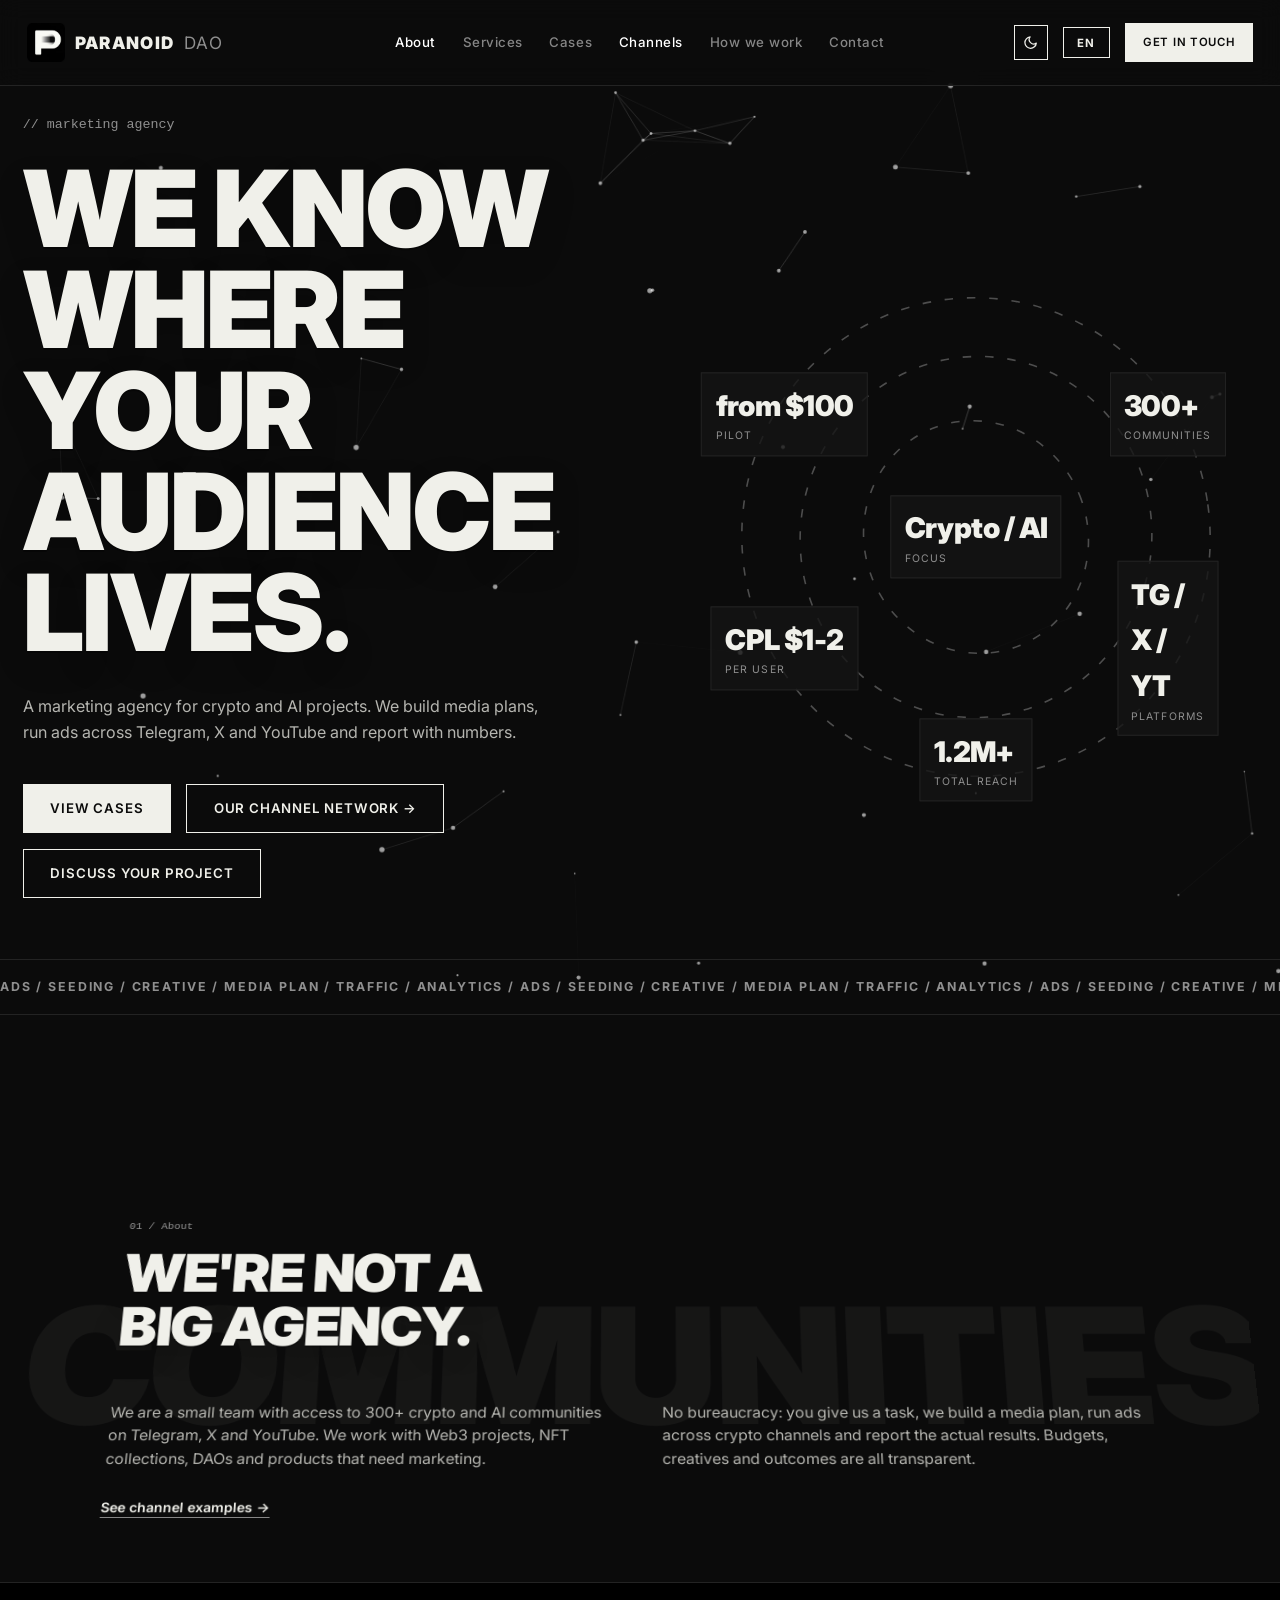
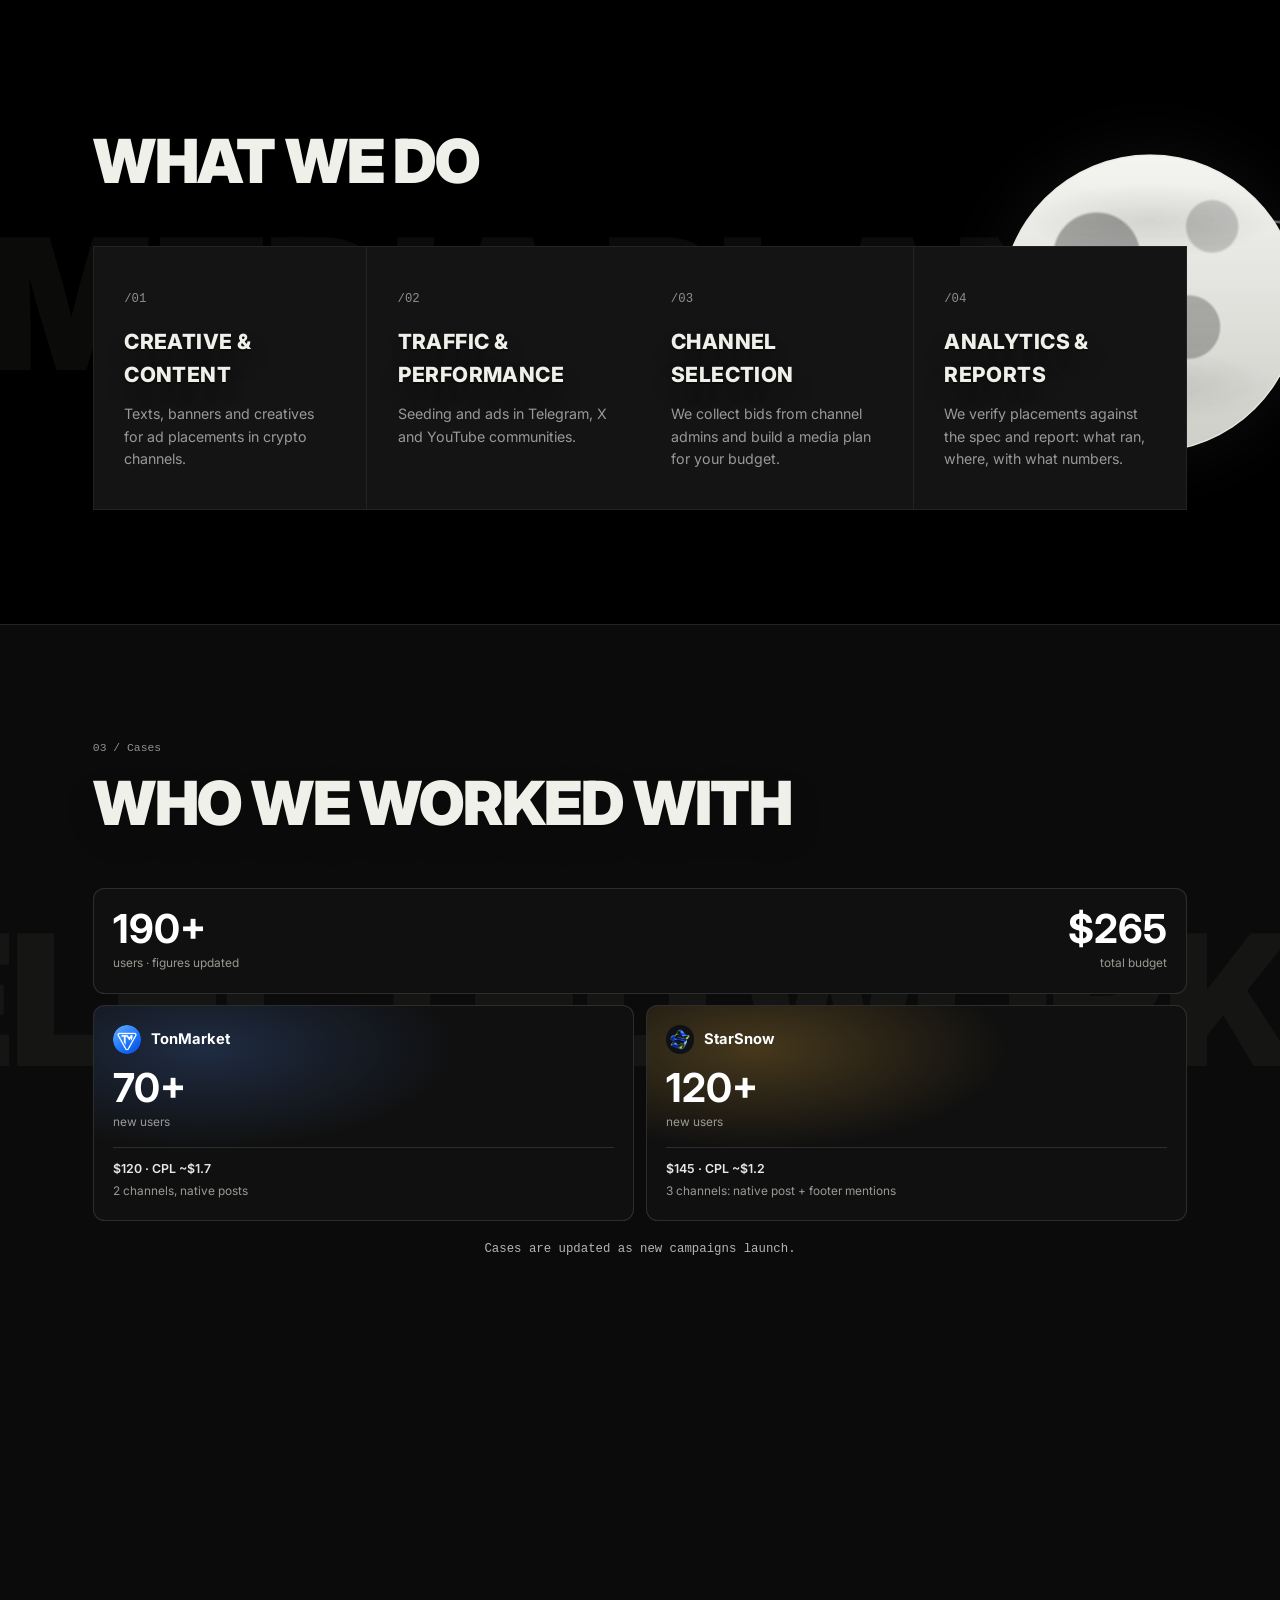
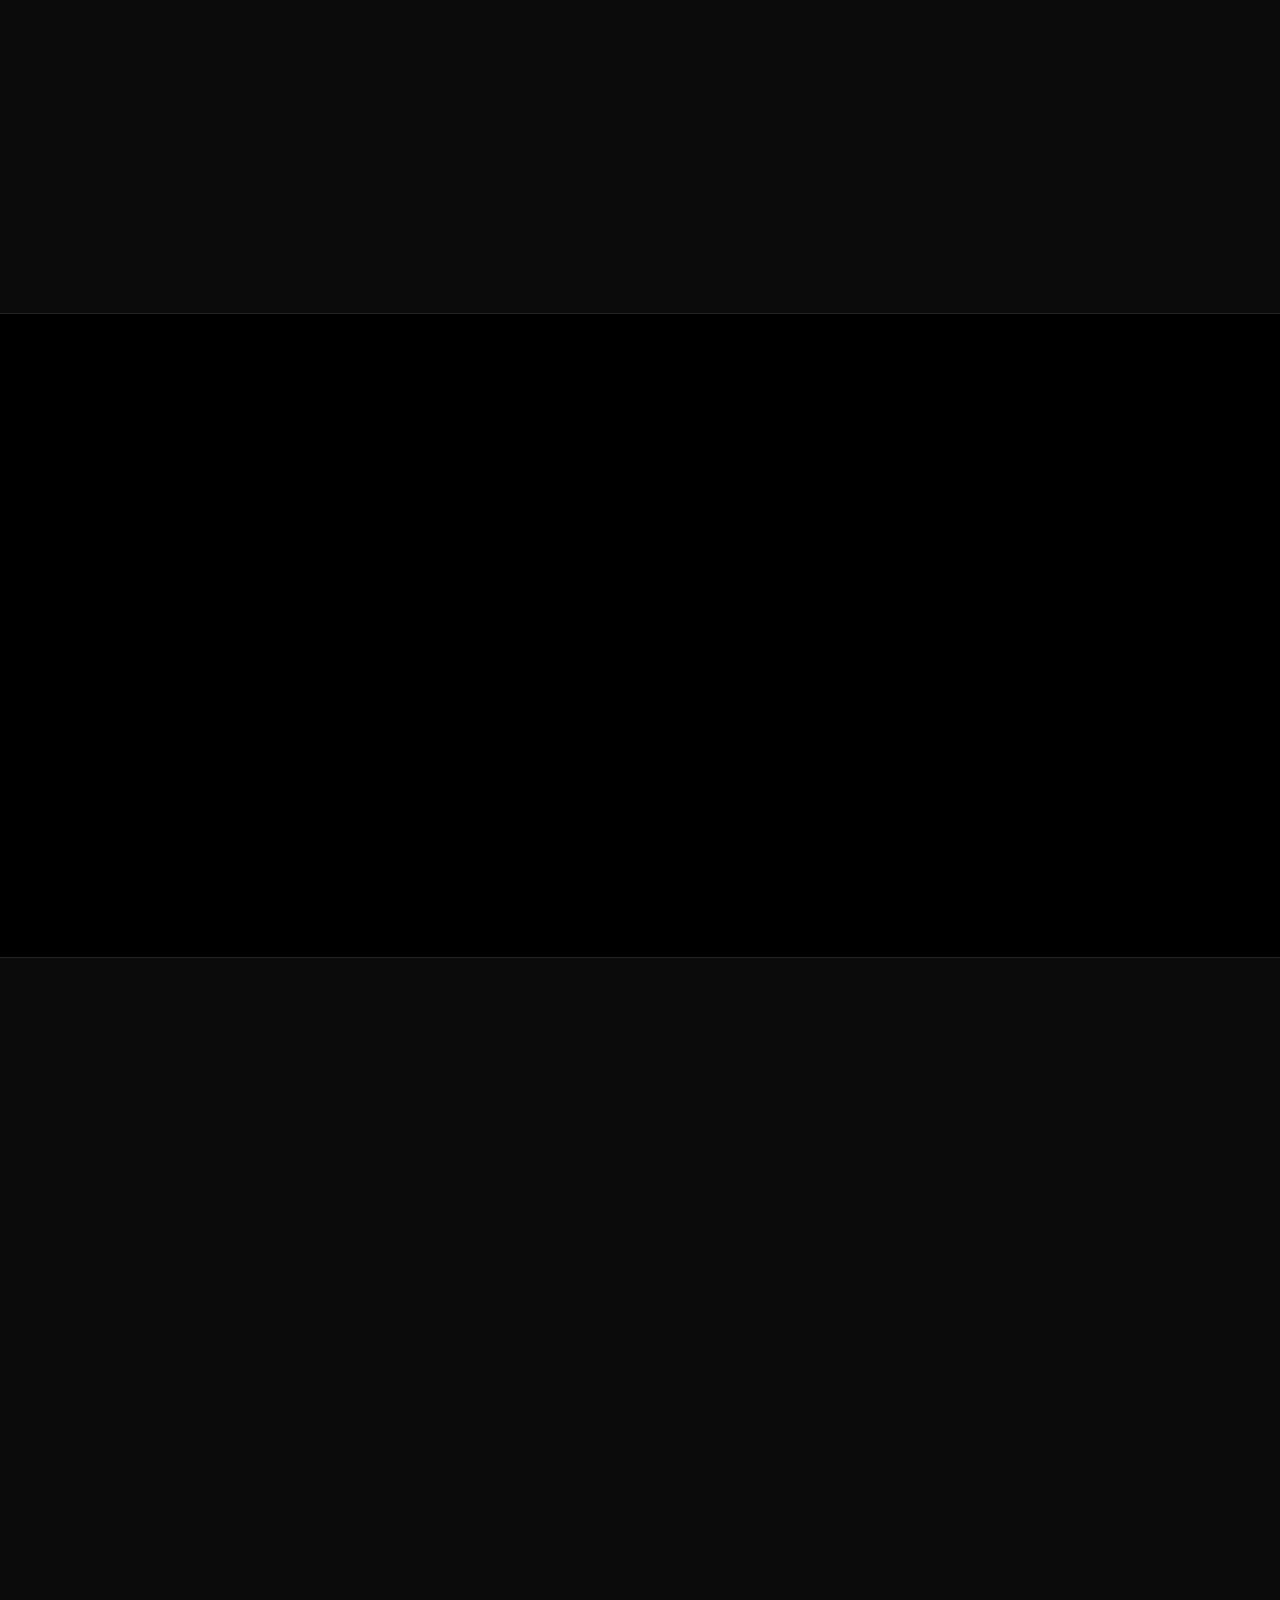
<file: index.html>
<!DOCTYPE html>
<html lang="ru">
<head>
  <meta charset="UTF-8">
  <meta name="viewport" content="width=device-width, initial-scale=1.0">
  <title>Paranoid DAO — Crypto Marketing & Ads Agency</title>
  <meta name="description" content="Paranoid DAO — marketing agency for crypto and AI projects: seeding and ads in 300+ Telegram, X and YouTube channels. Media plans, creatives, traffic and analytics.">
  <link rel="canonical" href="https://paranoidao.xyz/">
  <meta property="og:type" content="website">
  <meta property="og:site_name" content="Paranoid DAO">
  <meta property="og:locale" content="ru_RU">
  <meta property="og:title" content="Paranoid DAO — Crypto Marketing & Ads Agency">
  <meta property="og:description" content="Seeding and ads in 300+ crypto and AI channels on Telegram, X and YouTube. Media plans, creatives, traffic and analytics.">
  <meta property="og:url" content="https://paranoidao.xyz/">
  <meta property="og:image" content="https://paranoidao.xyz/og-image-v2.png">
  <meta property="og:image:width" content="1200">
  <meta property="og:image:height" content="630">
  <meta property="og:image:alt" content="Paranoid DAO: marketing for crypto projects. 300+ communities on Telegram, X and YouTube.">
  <meta name="twitter:card" content="summary_large_image">
  <meta name="twitter:image:alt" content="Paranoid DAO: маркетинг для крипто-проектов">
  <meta name="twitter:title" content="Paranoid DAO — Crypto Marketing & Ads Agency">
  <meta name="twitter:description" content="Marketing agency with access to 300+ crypto and AI communities.">
  <link rel="preconnect" href="https://fonts.googleapis.com">
  <link rel="preconnect" href="https://fonts.gstatic.com" crossorigin>
  <link href="https://fonts.googleapis.com/css2?family=Inter:wght@400;500;600;700;800;900&family=Anton&display=swap" rel="stylesheet">
  <link rel="stylesheet" href="style.css?v=106">
  <link rel="icon" type="image/svg+xml" href="favicon.svg">
  <link rel="icon" type="image/png" sizes="64x64" href="favicon.png">
  <link rel="apple-touch-icon" sizes="180x180" href="apple-touch-icon.png">
  <script type="application/ld+json">
  {
    "@context": "https://schema.org",
    "@type": "Organization",
    "name": "Paranoid DAO",
    "url": "https://paranoidao.xyz/",
    "logo": "https://paranoidao.xyz/paranoiddao-avatar.png",
    "description": "Marketing agency with access to 300+ crypto and AI communities on Telegram, X and YouTube.",
    "sameAs": [
      "https://t.me/paranoiddao_mirror",
      "https://t.me/relapseqq",
      "https://x.com/shikigamiWW"
    ]
  }
  </script>
  <script type="application/ld+json">
  {
    "@context": "https://schema.org",
    "@type": "WebSite",
    "name": "Paranoid DAO",
    "alternateName": "ParanoidDAO",
    "url": "https://paranoidao.xyz/"
  }
  </script>
</head>
<body>

  <header class="header">
    <div class="container header__inner">
      <a href="#top" class="logo"><img src="paranoid-logo.png" alt="" class="logo__img">PARANOID<span>DAO</span></a>
      <nav class="nav">
        <a href="#about" data-i18n="nav.about">О нас</a>
        <a href="#services" data-i18n="nav.services">Услуги</a>
        <a href="#cases" data-i18n="nav.cases">Кейсы</a>
        <a href="communities/" data-i18n="nav.network">Каналы</a>
        <a href="#process" data-i18n="nav.process">Как работаем</a>
        <a href="#contact" data-i18n="nav.contact">Контакты</a>
      </nav>
      <div class="header__actions">
        <button class="burger" id="burger" type="button" aria-label="Menu">
          <span></span><span></span><span></span>
        </button>
        <button class="theme-toggle" id="themeToggle" type="button" aria-label="Toggle theme">
          <svg class="theme-icon theme-icon--moon" viewBox="0 0 24 24" fill="none" stroke="currentColor" stroke-width="2" stroke-linecap="round" stroke-linejoin="round"><path d="M21 12.79A9 9 0 1 1 11.21 3 7 7 0 0 0 21 12.79Z"/></svg>
          <svg class="theme-icon theme-icon--sun" viewBox="0 0 24 24" fill="none" stroke="currentColor" stroke-width="2" stroke-linecap="round" stroke-linejoin="round"><circle cx="12" cy="12" r="4"/><path d="M12 2v2M12 20v2M4.93 4.93l1.41 1.41M17.66 17.66l1.41 1.41M2 12h2M20 12h2M4.93 19.07l1.41-1.41M17.66 6.34l1.41-1.41"/></svg>
        </button>
        <div class="lang">
          <button class="lang-toggle" id="langToggle" type="button">RU</button>
          <div class="lang-menu" id="langMenu">
            <button type="button" data-lang-opt="ru">RU</button>
            <button type="button" data-lang-opt="en">EN</button>
            <button type="button" data-lang-opt="uk">UA</button>
          </div>
        </div>
        <a href="#contact" class="btn btn--small" data-i18n="btn.contact">Связаться</a>
      </div>
    </div>
  </header>

  <section class="hero" id="top">
    <canvas class="hero__canvas" id="heroCanvas" aria-hidden="true"></canvas>
    <div class="container">
      <p class="hero__label" data-i18n="hero.label">// маркетинговое агентство</p>
      <h1 class="hero__title" data-i18n-html="hero.title">МЫ ЗНАЕМ,<br>ГДЕ ВАША<br>АУДИТОРИЯ.</h1>
      <p class="hero__text" data-i18n="hero.text">
        Маркетинговое агентство для крипто- и AI-проектов.
        Собираем медиаплан, размещаем рекламу в Telegram, X и YouTube
        и отчитываемся цифрами.
      </p>
      <div class="hero__actions">
        <a href="#cases" class="btn" data-i18n="hero.btnCases">Смотреть кейсы</a>
        <a href="communities/" class="btn btn--ghost" data-i18n="hero.btnNet">Наша сеть каналов →</a>
        <a href="#contact" class="btn btn--ghost" data-i18n="hero.btnProject">Обсудить проект</a>
      </div>
    </div>
    <div class="hero__stats">
      <svg class="hero__orbits" viewBox="0 0 100 100" aria-hidden="true">
        <ellipse cx="50" cy="50" rx="44" ry="45" transform="rotate(-8 50 50)"/>
        <ellipse cx="50" cy="50" rx="33" ry="34" transform="rotate(14 50 50)"/>
        <ellipse cx="50" cy="50" rx="21" ry="22" transform="rotate(-22 50 50)"/>
      </svg>
      <a class="stat" href="communities/"><span class="stat__num">300+</span><span class="stat__label" data-i18n="stat.communities">комьюнити</span></a>
      <a class="stat" href="communities/"><span class="stat__num">TG / X / YT</span><span class="stat__label" data-i18n="stat.platforms">площадки</span></a>
      <a class="stat" href="communities/"><span class="stat__num">1.2M+</span><span class="stat__label" data-i18n="stat.reach">суммарный охват</span></a>
      <a class="stat" href="#cases"><span class="stat__num" data-i18n="stat.cplNum">CPL $1-2</span><span class="stat__label" data-i18n="stat.cpl">за юзера</span></a>
      <a class="stat" href="#pilot"><span class="stat__num" data-i18n="stat.pilotNum">от $100</span><span class="stat__label" data-i18n="stat.pilot">пилот</span></a>
      <a class="stat" href="#services"><span class="stat__num" data-i18n="stat.focusNum">Крипто / AI</span><span class="stat__label" data-i18n="stat.focus">фокус</span></a>
    </div>
    <div class="hero__marquee" aria-hidden="true">
      <div class="marquee__track">
        <span data-i18n="marquee">РЕКЛАМА / ПОСЕВЫ / КРЕАТИВ / МЕДИАПЛАН / ТРАФИК / АНАЛИТИКА / </span><span data-i18n="marquee">РЕКЛАМА / ПОСЕВЫ / КРЕАТИВ / МЕДИАПЛАН / ТРАФИК / АНАЛИТИКА / </span>
      </div>
    </div>
  </section>

  <section class="section" id="about">
    <canvas class="about__canvas" id="aboutCanvas" aria-hidden="true"></canvas>
    <div class="section__ghost section__ghost--right">communities</div>
    <div class="container">
      <p class="section__label" data-i18n="about.label">01 / О нас</p>
      <h2 class="section__title" data-i18n-html="about.title">Мы не «большое<br>агентство».</h2>
      <div class="about__grid">
        <p data-i18n="about.p1">
          Мы небольшая команда с доступом к 300+ крипто и AI-комьюнити
          в Telegram, X и YouTube. Работаем с Web3-проектами, NFT-коллекциями,
          DAO и продуктами, которым нужен маркетинг.
        </p>
        <p data-i18n="about.p2">
          Никакой бюрократии: вы даете задачу, мы собираем медиаплан,
          запускаем рекламу по крипто-каналам и отчитываемся по факту.
          Бюджеты, креативы и результаты полностью прозрачны.
        </p>
      </div>
      <p class="about__netlink-wrap"><a href="communities/" class="about__netlink" data-i18n="about.netlink">Смотреть примеры каналов →</a></p>
    </div>
  </section>

  <section class="section section--invert" id="services">
    <div class="section__ghost section__ghost--left">media plan</div>
    <div class="planet" aria-hidden="true">
      <div class="planet__ring"></div>
      <div class="planet__orb"><div class="planet__spin"></div></div>
    </div>
    <div class="container">
      <p class="section__label" data-i18n="services.label">02 / Услуги</p>
      <h2 class="section__title" data-i18n="services.title">Что делаем</h2>
      <div class="services__grid">
        <article class="service">
          <span class="service__num">/01</span>
          <h3 data-i18n="svc1.title">Креатив и контент</h3>
          <p data-i18n="svc1.desc">Тексты, баннеры и креативы под рекламные размещения в крипто-каналах.</p>
        </article>
        <article class="service">
          <span class="service__num">/02</span>
          <h3 data-i18n="svc2.title">Трафик и performance</h3>
          <p data-i18n="svc2.desc">Посевы и реклама в Telegram, Twitter и YouTube-комьюнити.</p>
        </article>
        <article class="service">
          <span class="service__num">/03</span>
          <h3 data-i18n="svc3.title">Подбор каналов</h3>
          <p data-i18n="svc3.desc">Собираем заявки от админов каналов и формируем медиаплан под бюджет.</p>
        </article>
        <article class="service">
          <span class="service__num">/04</span>
          <h3 data-i18n="svc4.title">Аналитика и отчеты</h3>
          <p data-i18n="svc4.desc">Проверяем размещения по ТЗ и отчитываемся: что вышло, где, с какими цифрами.</p>
        </article>
      </div>
    </div>
  </section>

  <section class="section" id="cases">
    <div class="section__ghost section__ghost--right">selected work</div>
    <div class="container">
      <p class="section__label" data-i18n="cases.label">03 / Кейсы</p>
      <h2 class="section__title" data-i18n="cases.title">С кем работали</h2>
      <div class="cases__marquee" aria-hidden="true">
        <div class="cases__track">
          <a class="case-chip" href="https://t.me/TonMarketIo_bot" target="_blank" rel="noopener"><img src="tonmarket-icon.png" alt=""><span class="case-chip__name">TonMarket</span></a>
          <a class="case-chip" href="https://t.me/starsnowshop_bot" target="_blank" rel="noopener"><img src="starsnow-new.jpg" alt=""><span class="case-chip__name">StarSnow</span></a>
          <a class="case-chip" href="https://t.me/TonMarketIo_bot" target="_blank" rel="noopener"><img src="tonmarket-icon.png" alt=""><span class="case-chip__name">TonMarket</span></a>
          <a class="case-chip" href="https://t.me/starsnowshop_bot" target="_blank" rel="noopener"><img src="starsnow-new.jpg" alt=""><span class="case-chip__name">StarSnow</span></a>
          <a class="case-chip" href="https://t.me/TonMarketIo_bot" target="_blank" rel="noopener"><img src="tonmarket-icon.png" alt=""><span class="case-chip__name">TonMarket</span></a>
          <a class="case-chip" href="https://t.me/starsnowshop_bot" target="_blank" rel="noopener"><img src="starsnow-new.jpg" alt=""><span class="case-chip__name">StarSnow</span></a>
          <a class="case-chip" href="https://t.me/TonMarketIo_bot" target="_blank" rel="noopener"><img src="tonmarket-icon.png" alt=""><span class="case-chip__name">TonMarket</span></a>
          <a class="case-chip" href="https://t.me/starsnowshop_bot" target="_blank" rel="noopener"><img src="starsnow-new.jpg" alt=""><span class="case-chip__name">StarSnow</span></a>
          <a class="case-chip" href="https://t.me/TonMarketIo_bot" target="_blank" rel="noopener"><img src="tonmarket-icon.png" alt=""><span class="case-chip__name">TonMarket</span></a>
          <a class="case-chip" href="https://t.me/starsnowshop_bot" target="_blank" rel="noopener"><img src="starsnow-new.jpg" alt=""><span class="case-chip__name">StarSnow</span></a>
          <a class="case-chip" href="https://t.me/TonMarketIo_bot" target="_blank" rel="noopener"><img src="tonmarket-icon.png" alt=""><span class="case-chip__name">TonMarket</span></a>
          <a class="case-chip" href="https://t.me/starsnowshop_bot" target="_blank" rel="noopener"><img src="starsnow-new.jpg" alt=""><span class="case-chip__name">StarSnow</span></a>
          <a class="case-chip" href="https://t.me/TonMarketIo_bot" target="_blank" rel="noopener"><img src="tonmarket-icon.png" alt=""><span class="case-chip__name">TonMarket</span></a>
          <a class="case-chip" href="https://t.me/starsnowshop_bot" target="_blank" rel="noopener"><img src="starsnow-new.jpg" alt=""><span class="case-chip__name">StarSnow</span></a>
          <a class="case-chip" href="https://t.me/TonMarketIo_bot" target="_blank" rel="noopener"><img src="tonmarket-icon.png" alt=""><span class="case-chip__name">TonMarket</span></a>
          <a class="case-chip" href="https://t.me/starsnowshop_bot" target="_blank" rel="noopener"><img src="starsnow-new.jpg" alt=""><span class="case-chip__name">StarSnow</span></a>
          <a class="case-chip" href="https://t.me/TonMarketIo_bot" target="_blank" rel="noopener"><img src="tonmarket-icon.png" alt=""><span class="case-chip__name">TonMarket</span></a>
          <a class="case-chip" href="https://t.me/starsnowshop_bot" target="_blank" rel="noopener"><img src="starsnow-new.jpg" alt=""><span class="case-chip__name">StarSnow</span></a>
          <a class="case-chip" href="https://t.me/TonMarketIo_bot" target="_blank" rel="noopener"><img src="tonmarket-icon.png" alt=""><span class="case-chip__name">TonMarket</span></a>
          <a class="case-chip" href="https://t.me/starsnowshop_bot" target="_blank" rel="noopener"><img src="starsnow-new.jpg" alt=""><span class="case-chip__name">StarSnow</span></a>
        </div>
      </div>
      <div class="cases__bento" id="casesBento"></div>
      <p class="cases__note" data-i18n="cases.note">Кейсы обновляются по мере новых кампаний.</p>
    </div>
  </section>

  <section class="section" id="pilot">
    <div class="section__ghost section__ghost--right">pilot</div>
    <div class="container pilot">
      <p class="section__label" data-i18n="pilot.label">// пилот</p>
      <h2 class="section__title" data-i18n="pilot.title">Пилот от $100.</h2>
      <p class="pilot__text" data-i18n="pilot.text">
        Тестовое размещение на одном или нескольких каналах: проверяем,
        как аудитория реагирует на оффер, до того как вы вложите
        основной бюджет. Вы получаете нативный пост и отчет с цифрами.
      </p>
      <a href="#contact" class="btn" data-i18n="pilot.btn">Обсудить пилот</a>
    </div>
  </section>

  <section class="section section--invert" id="process">
    <div class="section__ghost section__ghost--left">pipeline</div>
    <div class="container">
      <p class="section__label" data-i18n="process.label">04 / Как работаем</p>
      <h2 class="section__title" data-i18n-html="process.title">Четыре шага<br>до запуска.</h2>
      <div class="dao__grid">
        <div class="dao__item">
          <h3 data-i18n="step1.title">01 / Бриф</h3>
          <p data-i18n="step1.desc">Собираем у проекта задачу, бюджет и дедлайн.</p>
        </div>
        <div class="dao__item">
          <h3 data-i18n="step2.title">02 / Заявки</h3>
          <p data-i18n="step2.desc">Собираем заявки от каналов и комьюнити, формируем медиаплан.</p>
        </div>
        <div class="dao__item">
          <h3 data-i18n="step3.title">03 / Согласование</h3>
          <p data-i18n="step3.desc">Проходимся по медиаплану с клиентом и утверждаем размещения.</p>
        </div>
        <div class="dao__item">
          <h3 data-i18n="step4.title">04 / Контроль</h3>
          <p data-i18n="step4.desc">Проверяем выполнение условий по ТЗ и отдаем отчеты с цифрами.</p>
        </div>
      </div>
    </div>
  </section>

  <section class="section" id="contact">
    <div class="section__ghost section__ghost--right">paranoid</div>
    <div class="container contact">
      <p class="section__label" data-i18n="contact.label">05 / Контакты</p>
      <h2 class="section__title" data-i18n-html="contact.title">Есть задача?<br>Пишите.</h2>
      <p class="contact__text" data-i18n="contact.text">
        Расскажите про проект, бюджет и сроки. Соберем медиаплан
        по крипто-каналам и вернемся с предложением.
        Не уверены с бюджетом? Можно начать с теста на одном канале.
      </p>
      <div class="contact__links">
        <a href="mailto:mashiros17s@gmail.com" class="btn">mashiros17s@gmail.com</a>
        <a href="https://t.me/paranoiddao_mirror" target="_blank" rel="noopener" class="btn btn--ghost" data-i18n="btn.tgchan">Инфо-канал в Telegram</a>
        <a href="https://t.me/relapseqq" target="_blank" rel="noopener" class="btn btn--ghost" data-i18n="btn.tgdm">Написать в ЛС</a>
        <a href="https://x.com/shikigamiWW" target="_blank" rel="noopener" class="btn btn--ghost">X</a>
      </div>
      <p class="contact__foot">© 2026 Paranoid DAO.</p>
    </div>
  </section>

  <script>
  // Paranoid DAO — переключение языка RU/EN + подсветка активного пункта меню.

  const EN = {
    "nav.about": "About",
    "nav.services": "Services",
    "nav.cases": "Cases",
    "nav.network": "Channels",
    "nav.process": "How we work",
    "nav.contact": "Contact",
    "btn.contact": "Get in touch",
    "btn.cases": "Cases",
    "btn.tgdm": "DM me",
    "btn.tgchan": "Telegram info channel",

    "hero.label": "// marketing agency",
    "hero.title": "WE KNOW<br>WHERE YOUR<br>AUDIENCE LIVES.",
    "hero.text": "A marketing agency for crypto and AI projects. We build media plans, run ads across Telegram, X and YouTube and report with numbers.",
    "hero.btnCases": "View cases",
    "hero.btnNet": "Our channel network →",
    "hero.btnProject": "Discuss your project",
    "stat.communities": "communities",
    "stat.platforms": "platforms",
    "stat.focus": "focus",
    "stat.reach": "total reach",
    "stat.focusNum": "Crypto / AI",
    "stat.cplNum": "CPL $1-2",
    "stat.cpl": "per user",
    "stat.pilotNum": "from $100",
    "stat.pilot": "pilot",
    "marquee": "ADS / SEEDING / CREATIVE / MEDIA PLAN / TRAFFIC / ANALYTICS / ",

    "about.label": "01 / About",
    "about.title": "We're not a<br>big agency.",
    "about.p1": "We are a small team with access to 300+ crypto and AI communities on Telegram, X and YouTube. We work with Web3 projects, NFT collections, DAOs and products that need marketing.",
    "about.p2": "No bureaucracy: you give us a task, we build a media plan, run ads across crypto channels and report the actual results. Budgets, creatives and outcomes are all transparent.",
    "about.netlink": "See channel examples →",

    "services.label": "02 / Services",
    "services.title": "What we do",
    "svc1.title": "Creative & content",
    "svc1.desc": "Texts, banners and creatives for ad placements in crypto channels.",
    "svc2.title": "Traffic & performance",
    "svc2.desc": "Seeding and ads in Telegram, X and YouTube communities.",
    "svc3.title": "Channel selection",
    "svc3.desc": "We collect bids from channel admins and build a media plan for your budget.",
    "svc4.title": "Analytics & reports",
    "svc4.desc": "We verify placements against the spec and report: what ran, where, with what numbers.",

    "cases.label": "03 / Cases",
    "cases.title": "Who we worked with",
    "case1.tag": "TON / TELEGRAM · NATIVE POST",
    "case1.title": "TonMarket",
    "case1.desc": "A prediction market in Telegram on TON.",
    "case.task": "Task",
    "case.done": "What we did",
    "case.result": "Result",
    "case.budget": "Budget",
    "case1.task": "Drove players to a referral and quest event with token and stablecoin farming.",
    "case1.done": "Picked 2 NFT/GIFTS-niche channels and placed native posts with an event guide.",
    "case1.result": "65+ new users, some placed predictions during the event.",
    "case1.budget": "$120.",
    "case2.tag": "STARS / PREMIUM · CHANNEL TEST",
    "case2.title": "StarSnow",
    "case2.desc": "A service for buying Telegram Stars and Premium.",
    "case2.task": "Test demand for a Telegram Stars and Premium buying service.",
    "case2.done": "First test on one channel, then scaled up: 5 placements across 2 channels.",
    "case2.result": "100+ new users, with real Telegram Stars purchases.",
    "case2.budget": "$145.",
    "cases.note": "Cases are updated as new campaigns launch.",
    "cases.totalLabel": "users · figures updated",
    "cases.totalBudget": "total budget",
    "cases.usersLabel": "new users",
    "case1.stats": "$120 · CPL ~$1.7",
    "case1.note": "2 channels, native posts",
    "case2.stats": "$145 · CPL ~$1.2",
    "case2.note": "3 channels: native post + footer mentions",
    "case.hover": "Hover for details",
    "case.tap": "Tap for details",

    "pilot.label": "// pilot",
    "pilot.title": "Pilot from $100.",
    "pilot.text": "A test placement on one or several channels: we check how the audience reacts to your offer before you spend the main budget. You get a native post and a report with numbers.",
    "pilot.btn": "Discuss pilot",

    "process.label": "04 / Process",
    "process.title": "Four steps<br>to launch.",
    "step1.title": "01 / Brief",
    "step1.desc": "We collect the project's task, budget and deadline.",
    "step2.title": "02 / Bids",
    "step2.desc": "We collect bids from channels and communities and build a media plan.",
    "step3.title": "03 / Approval",
    "step3.desc": "We go through the media plan with the client and approve placements.",
    "step4.title": "04 / Control",
    "step4.desc": "We verify spec compliance and deliver a report with numbers.",

    "contact.label": "05 / Contact",
    "contact.title": "Got a project?<br>Write us.",
    "contact.text": "Tell us about your project, budget and timeline. We'll build a media plan across crypto channels and get back with an offer. Not sure about budget? You can start with a test on a single channel."
  };

  const UK = {
    "nav.about": "Про нас",
    "nav.services": "Послуги",
    "nav.cases": "Кейси",
    "nav.network": "Канали",
    "nav.process": "Як працюємо",
    "nav.contact": "Контакти",
    "btn.contact": "Зв'язатися",
    "btn.cases": "Кейси",
    "btn.tgdm": "Написати в ЛС",
    "btn.tgchan": "Інфо-канал у Telegram",

    "hero.label": "// маркетингове агентство",
    "hero.title": "МИ ЗНАЄМО,<br>ДЕ ВАША<br>АУДИТОРІЯ.",
    "hero.text": "Маркетингове агентство для крипто- та AI-проєктів. Збираємо медіаплани, розміщуємо рекламу в Telegram, X та YouTube і звітуємо цифрами.",
    "hero.btnCases": "Дивитись кейси",
    "hero.btnNet": "Наша мережа каналів →",
    "hero.btnProject": "Обговорити проєкт",
    "stat.communities": "ком'юніті",
    "stat.platforms": "майданчики",
    "stat.focus": "фокус",
    "stat.reach": "загальне охоплення",
    "stat.focusNum": "Крипто / AI",
    "stat.cplNum": "CPL $1-2",
    "stat.cpl": "за користувача",
    "stat.pilotNum": "від $100",
    "stat.pilot": "пілот",
    "marquee": "РЕКЛАМА / ПОСІВИ / КРЕАТИВ / МЕДІАПЛАН / ТРАФІК / АНАЛІТИКА / ",

    "about.label": "01 / Про нас",
    "about.title": "Ми не «велике<br>агентство».",
    "about.p1": "Ми невелика команда з доступом до 300+ крипто- та AI-ком'юніті в Telegram, X та YouTube. Працюємо з Web3-проєктами, NFT-колекціями, DAO та продуктами, яким потрібен маркетинг.",
    "about.p2": "Без бюрократії: ви даєте нам задачу, ми збираємо медіаплан, розміщуємо рекламу в крипто-каналах і звітуємо реальними результатами. Бюджети, креативи та результати — прозорі.",
    "about.netlink": "Дивитись приклади каналів →",

    "services.label": "02 / Послуги",
    "services.title": "Що робимо",
    "svc1.title": "Креатив і контент",
    "svc1.desc": "Тексти, банери та креативи для рекламних розміщень у крипто-каналах.",
    "svc2.title": "Трафік і performance",
    "svc2.desc": "Посіви та реклама в Telegram, X та YouTube-ком'юніті.",
    "svc3.title": "Підбір каналів",
    "svc3.desc": "Збираємо заявки від адмінів каналів і формуємо медіаплан під бюджет.",
    "svc4.title": "Аналітика і звіти",
    "svc4.desc": "Перевіряємо розміщення за ТЗ і звітуємо: що вийшло, де і з якими цифрами.",

    "cases.label": "03 / Кейси",
    "cases.title": "З ким працювали",
    "case1.tag": "TON / TELEGRAM · НАТИВНИЙ ПОСТ",
    "case1.title": "TonMarket",
    "case1.desc": "Предикт-маркет у Telegram на TON.",
    "case.task": "Задача",
    "case.done": "Що зробили",
    "case.result": "Результат",
    "case.budget": "Бюджет",
    "case1.task": "Привели гравців на реферальний та квест-івент із фармом токенів і стейблів.",
    "case1.done": "Взяли 2 канали NFT/GIFTS-тематики, розмістили нативні пости з гайдом по івенту.",
    "case1.result": "65+ нових користувачів, частина зробила предикти під час івенту.",
    "case1.budget": "$120.",
    "case2.tag": "STARS / PREMIUM · ТЕСТ КАНАЛУ",
    "case2.title": "StarSnow",
    "case2.desc": "Сервіс покупки Telegram Stars і Premium.",
    "case2.task": "Перевірити попит на сервіс покупки Telegram Stars і Premium.",
    "case2.done": "Перший тест на одному каналі, потім добір реклами: 5 розміщень на 2 каналах.",
    "case2.result": "100+ нових користувачів, були покупки Telegram Stars.",
    "case2.budget": "$145.",
    "cases.note": "Кейси оновлюються в міру нових кампаній.",
    "cases.totalLabel": "користувачів · цифри оновлюються",
    "cases.totalBudget": "загальний бюджет",
    "cases.usersLabel": "нових користувачів",
    "case1.stats": "$120 · CPL ~$1,7",
    "case1.note": "2 канали, нативні пости",
    "case2.stats": "$145 · CPL ~$1,2",
    "case2.note": "3 канали: нативний пост і футери",
    "case.hover": "Наведіть для деталей",
    "case.tap": "Торкніться для деталей",

    "pilot.label": "// пілот",
    "pilot.title": "Пілот від $100.",
    "pilot.text": "Тестове розміщення на одному або кількох каналах: перевіряємо, як аудиторія реагує на оффер, доки ви не вклали основний бюджет. Ви отримуєте нативний пост і звіт із цифрами.",
    "pilot.btn": "Обговорити пілот",

    "process.label": "04 / Як працюємо",
    "process.title": "Чотири кроки<br>до запуску.",
    "step1.title": "01 / Бриф",
    "step1.desc": "Збираємо у проєкту задачу, бюджет і дедлайн.",
    "step2.title": "02 / Заявки",
    "step2.desc": "Збираємо заявки від каналів і ком'юніті, формуємо медіаплан.",
    "step3.title": "03 / Погодження",
    "step3.desc": "Проходимо медіаплан із клієнтом і затверджуємо розміщення.",
    "step4.title": "04 / Контроль",
    "step4.desc": "Перевіряємо виконання умов за ТЗ і віддаємо звіти з цифрами.",

    "contact.label": "05 / Контакти",
    "contact.title": "Є задача?<br>Пишіть.",
    "contact.text": "Розкажіть про свій проєкт, бюджет і терміни. Ми зберемо медіаплан по крипто-каналах і надішлемо пропозицію. Не впевнені з бюджетом? Можна почати з тесту на одному каналі."
  };

  // Кейсы: bento-сетка. Новый кейс = одна строка в CASES_DATA.
  const CASES_DATA = [
    { name: 'TonMarket', icon: 'tonmarket-icon.png', url: 'https://t.me/TonMarketIo_bot',
      users: '70+', stats: '$120 · CPL ~$1,7', note: '2 канала, нативные посты',
      statsKey: 'case1.stats', noteKey: 'case1.note', glow: '#3a5f9f' },
    { name: 'StarSnow', icon: 'starsnow-new.jpg', url: 'https://t.me/starsnowshop_bot',
      users: '120+', stats: '$145 · CPL ~$1,2', note: '3 канала: нативный пост и футеры',
      statsKey: 'case2.stats', noteKey: 'case2.note', glow: '#aa8232' }
  ];
  (function renderCases() {
    const grid = document.getElementById('casesBento');
    if (!grid) return;
    const mk = (tag, cls, text, i18nKey) => {
      const e = document.createElement(tag);
      if (cls) e.className = cls;
      if (text != null) e.textContent = text;
      if (i18nKey) e.setAttribute('data-i18n', i18nKey);
      return e;
    };
    // Итог на всю ширину
    const total = mk('div', 'bento bento--total');
    const l = mk('div', 'bento__side');
    l.append(mk('span', 'bento__num', '190+'), mk('span', 'bento__sub', 'пользователей · цифры обновляются', 'cases.totalLabel'));
    const r = mk('div', 'bento__side bento__side--right');
    r.append(mk('span', 'bento__num', '$265'), mk('span', 'bento__sub', 'общий бюджет', 'cases.totalBudget'));
    total.append(l, r);
    grid.appendChild(total);
    // Ячейки кейсов
    CASES_DATA.forEach(c => {
      const cell = mk('div', 'bento bento--case');
      cell.style.setProperty('--glow', c.glow);
      const glow = mk('div', 'bento__glow');
      const head = mk('div', 'bento__head');
      if (c.icon) {
        const img = document.createElement('img');
        img.src = c.icon; img.alt = c.name; img.loading = 'lazy';
        head.appendChild(img);
      } else {
        const mono = mk('span', 'bento__mono', c.name.split(' ').map(w => w[0]).join('').slice(0, 2));
        head.appendChild(mono);
      }
      const nameEl = c.url ? mk('a', 'bento__name', c.name) : mk('span', 'bento__name', c.name);
      if (c.url) { nameEl.href = c.url; nameEl.target = '_blank'; nameEl.rel = 'noopener noreferrer'; }
      head.appendChild(nameEl);
      const users = mk('div', 'bento__users');
      users.append(mk('span', 'bento__num', c.users),
        mk('span', 'bento__sub', c.usersLabel || 'новых пользователей', c.usersKey || 'cases.usersLabel'));
      const foot = mk('div', 'bento__foot');
      foot.append(mk('span', 'bento__stats', c.stats, c.statsKey), mk('span', 'bento__note', c.note, c.noteKey));
      cell.append(glow, head, users, foot);
      grid.appendChild(cell);
    });
  })();

  // Сохраняем оригинальные (русские) тексты при загрузке.
  const i18nEls = [...document.querySelectorAll('[data-i18n], [data-i18n-html]')];
  const original = new Map(i18nEls.map(el => {
    const entries = [];
    if (el.hasAttribute('data-i18n')) entries.push(['data-i18n', el.textContent]);
    if (el.hasAttribute('data-i18n-html')) entries.push(['data-i18n-html', el.innerHTML]);
    return [el, entries];
  }));

  // Цвет частиц берется из CSS-переменной --particle-rgb (зависит от темы).
  let particleRGB = '255,255,255';

  const langToggle = document.getElementById('langToggle');
  const marqueeSpans = document.querySelectorAll('.marquee__track span');
  const ruMarquee = marqueeSpans[0] ? marqueeSpans[0].textContent : '';
  let savedLang = null;
  try { savedLang = localStorage.getItem('lang'); } catch (e) {}
  if (!savedLang) {
    const nav = (navigator.language || '').toLowerCase();
    savedLang = nav.startsWith('uk') ? 'uk' : nav.startsWith('ru') ? 'ru' : 'en';
  }

  const DICTS = { en: EN, uk: UK };
  const TITLES = {
    ru: 'Paranoid DAO — маркетинговое агентство для крипто-проектов',
    en: 'Paranoid DAO — Crypto Marketing & Ads Agency',
    uk: 'Paranoid DAO — маркетингове агентство для крипто-проєктів'
  };

  function setLang(lang) {
    document.documentElement.lang = lang;
    document.title = TITLES[lang] || TITLES.en;
    try { localStorage.setItem('lang', lang); } catch (e) {}
    if (langToggle) langToggle.textContent = { ru: 'RU', en: 'EN', uk: 'UA' }[lang] || lang.toUpperCase();
    document.querySelectorAll('.lang-menu [data-lang-opt]').forEach(b => {
      b.classList.toggle('active', b.dataset.langOpt === lang);
    });

    for (const [el, entries] of original) {
      for (const [attr, ruText] of entries) {
        const key = el.getAttribute(attr);
        const value = lang === 'ru' ? ruText : (DICTS[lang] && DICTS[lang][key]);
        if (value === undefined) continue;
        if (attr === 'data-i18n') el.textContent = value;
        else el.innerHTML = value;
      }
    }

    const phrase = lang === 'ru' ? ruMarquee : (DICTS[lang] && DICTS[lang]['marquee']) || EN['marquee'];
    marqueeSpans.forEach(s => { s.textContent = phrase.repeat(12); });
  }

  const langMenu = document.getElementById('langMenu');
  if (langToggle && langMenu) {
    langToggle.addEventListener('click', (e) => {
      e.stopPropagation();
      langMenu.classList.toggle('open');
    });
    langMenu.querySelectorAll('[data-lang-opt]').forEach(btn => {
      btn.addEventListener('click', () => {
        setLang(btn.dataset.langOpt);
        langMenu.classList.remove('open');
      });
    });
    document.addEventListener('click', (e) => {
      if (!e.target.closest('.lang')) langMenu.classList.remove('open');
    });
  }

  setLang(savedLang);

  setLang(savedLang);

  // Подсветка активного пункта меню при скролле.
  const links = document.querySelectorAll('.nav a[href^="#"]');
  const sections = [...links]
    .map(a => document.querySelector(a.getAttribute('href')))
    .filter(Boolean);

  // Планета у секции услуг: оборот зависит от скролла.
  const servicesSection = document.getElementById('services');
  const planetSpin = document.querySelector('.planet__spin');

  const updatePlanet = () => {
    if (!servicesSection || !planetSpin) return;
    const top = servicesSection.offsetTop - window.scrollY;
    const progress = Math.min(Math.max((window.innerHeight - top) / (servicesSection.offsetHeight + window.innerHeight), 0), 1);
    planetSpin.style.transform = 'rotate(' + (progress * 360) + 'deg)';
  };

  // Скролл-обработчик через requestAnimationFrame: не чаще 1 раза за кадр.
  let scrollQueued = false;
  const onScroll = () => {
    if (scrollQueued) return;
    scrollQueued = true;
    requestAnimationFrame(() => {
      scrollQueued = false;
      const y = window.scrollY + 120;
      let current = sections[0];
      for (const s of sections) {
        if (s.offsetTop <= y) current = s;
      }
      links.forEach(a => {
        a.style.opacity = a.getAttribute('href') === '#' + current.id ? '1' : '0.5';
      });
      updatePlanet();
      updateSections3D();
    });
  };

  // 3D-переход секций: при появлении в вьюпорте «встают» из перспективы.
  const contentSections = document.querySelectorAll('.section');
  const updateSections3D = () => {
    const vh = window.innerHeight;
    const sy = window.scrollY;
    for (const s of contentSections) {
      const top = s.offsetTop - sy;
      const h = s.offsetHeight;
      // Далеко за пределами экрана — снимаем transform, не тратим ресурсы.
      if (top + h < -200 || top > vh + 200) {
        if (s._t3d !== '') { s._t3d = ''; s.style.transform = ''; }
        continue;
      }
      const p = Math.min(Math.max((vh * 0.9 - top) / (vh * 0.55), 0), 1);
      const eased = 1 - Math.pow(1 - p, 3);
      const angle = ((1 - eased) * 16).toFixed(2);
      const lift = ((1 - eased) * 50).toFixed(1);
      const t = 'perspective(1600px) rotateX(' + angle + 'deg) translateY(' + lift + 'px)';
      if (s._t3d !== t) { s._t3d = t; s.style.transform = t; }
    }
  };

  window.addEventListener('scroll', onScroll, { passive: true });
  window.addEventListener('resize', updatePlanet);
  // Карта сообществ в «О нас»: тихие частицы на фоне текста.
  const aboutCanvas = document.getElementById('aboutCanvas');
  if (aboutCanvas) {
    const actx = aboutCanvas.getContext('2d');
    const aboutSection = aboutCanvas.parentElement;
    const AC_COUNT = 30;
    const AC_LINK = 110;
    const AC_SPEED = 0.18;
    let apts = [];

    const aresize = () => {
      const dpr = Math.min(window.devicePixelRatio || 1, 1.5);
      const w = aboutSection.clientWidth, h = aboutSection.clientHeight;
      aboutCanvas.width = w * dpr;
      aboutCanvas.height = h * dpr;
      aboutCanvas.style.width = w + 'px';
      aboutCanvas.style.height = h + 'px';
      actx.setTransform(dpr, 0, 0, dpr, 0, 0);
      apts = Array.from({ length: AC_COUNT }, () => ({
        x: Math.random() * w,
        y: Math.random() * h,
        vx: (Math.random() - 0.5) * AC_SPEED,
        vy: (Math.random() - 0.5) * AC_SPEED,
        r: Math.random() * 1.6 + 0.6
      }));
    };

    const adraw = () => {
      const w = aboutSection.clientWidth, h = aboutSection.clientHeight;
      actx.clearRect(0, 0, w, h);

      for (const p of apts) {
        p.x += p.vx;
        p.y += p.vy;
        if (p.x < -20) p.x = w + 20;
        if (p.x > w + 20) p.x = -20;
        if (p.y < -20) p.y = h + 20;
        if (p.y > h + 20) p.y = -20;
      }

      actx.lineWidth = 1;
      for (let i = 0; i < apts.length; i++) {
        for (let j = i + 1; j < apts.length; j++) {
          const a = apts[i], b = apts[j];
          const d = Math.hypot(a.x - b.x, a.y - b.y);
          if (d < AC_LINK) {
            actx.strokeStyle = 'rgba(' + particleRGB + ',' + ((1 - d / AC_LINK) * 0.07).toFixed(3) + ')';
            actx.beginPath();
            actx.moveTo(a.x, a.y);
            actx.lineTo(b.x, b.y);
            actx.stroke();
          }
        }
      }

      actx.fillStyle = 'rgba(' + particleRGB + ',0.35)';
      for (const p of apts) {
        actx.beginPath();
        actx.arc(p.x, p.y, p.r, 0, Math.PI * 2);
        actx.fill();
      }
    };

    // Не рисуем кадры, когда секция «О нас» за пределами экрана.
    let aboutVisible = true;
    new IntersectionObserver(entries => {
      aboutVisible = entries[0].isIntersecting;
    }, { threshold: 0 }).observe(aboutSection);

    const aloop = () => {
      if (aboutVisible) adraw();
      requestAnimationFrame(aloop);
    };

    aresize();
    window.addEventListener('resize', aresize);
    if (window.matchMedia('(prefers-reduced-motion: reduce)').matches) {
      adraw();
    } else {
      aloop();
    }
  }

  onScroll();

  // Якорные ссылки: скролл без # в URL.
  document.querySelectorAll('a[href^="#"]').forEach(a => {
    a.addEventListener('click', e => {
      const target = document.querySelector(a.getAttribute('href'));
      if (!target) return;
      e.preventDefault();
      // Скроллим по layout-координатам (offsetTop), а не scrollIntoView:
      // у секций есть 3D-transform, из-за него scrollIntoView целится
      // в визуальную позицию и может «промахнуться» на соседний раздел.
      window.scrollTo({
        top: Math.max(0, target.offsetTop - 120),
        behavior: 'smooth'
      });
      history.replaceState(null, '', location.pathname);
    });
  });

  // Переключение темы.
  const themeToggle = document.getElementById('themeToggle');

  function applyTheme(t) {
    if (t === 'light') document.documentElement.dataset.theme = 'light';
    else delete document.documentElement.dataset.theme;
    try { localStorage.setItem('theme', t); } catch (e) {}
    particleRGB = getComputedStyle(document.documentElement)
      .getPropertyValue('--particle-rgb').trim() || '255,255,255';
  }

  let savedTheme = 'dark';
  try { savedTheme = localStorage.getItem('theme') || 'dark'; } catch (e) {}
  applyTheme(savedTheme);

  if (themeToggle) {
    themeToggle.addEventListener('click', () => {
      applyTheme(document.documentElement.dataset.theme === 'light' ? 'dark' : 'light');
    });
  }

  // Бургер-меню на мобильных.
  const burger = document.getElementById('burger');
  const mainNav = document.querySelector('.nav');
  if (burger && mainNav) {
    burger.addEventListener('click', () => {
      mainNav.classList.toggle('nav--open');
      burger.classList.toggle('is-open');
    });
    mainNav.querySelectorAll('a').forEach(a => {
      a.addEventListener('click', () => {
        mainNav.classList.remove('nav--open');
        burger.classList.remove('is-open');
      });
    });
  }

  // Плавающие стат-плитки: лёгкий 3D-наклон за курсором.
  document.querySelectorAll('.stat').forEach(el => {
    const isDesktop = window.matchMedia('(min-width: 1200px)').matches;
    el.addEventListener('mousemove', e => {
      const r = el.getBoundingClientRect();
      const px = (e.clientX - r.left) / r.width - 0.5;
      const py = (e.clientY - r.top) / r.height - 0.5;
      el.style.transform = (isDesktop ? 'translate(-50%,-50%) ' : '') +
        'perspective(500px) rotateY(' + (px * 14).toFixed(1) +
        'deg) rotateX(' + (-py * 14).toFixed(1) + 'deg) translateZ(10px)';
    });
    el.addEventListener('mouseleave', () => { el.style.transform = ''; });
  });

  // Анимированный фон hero: частицы и связи между ними.
  const canvas = document.getElementById('heroCanvas');
  if (canvas) {
    const ctx = canvas.getContext('2d');
    const hero = canvas.parentElement;
    const COUNT = 55;
    const LINK = 120;
    const SPEED = 0.4;
    let pts = [];

    const resize = () => {
      const dpr = Math.min(window.devicePixelRatio || 1, 1.5);
      const w = hero.clientWidth, h = hero.clientHeight;
      canvas.width = w * dpr;
      canvas.height = h * dpr;
      canvas.style.width = w + 'px';
      canvas.style.height = h + 'px';
      ctx.setTransform(dpr, 0, 0, dpr, 0, 0);
      pts = Array.from({ length: COUNT }, () => ({
        x: Math.random() * w,
        y: Math.random() * h,
        vx: (Math.random() - 0.5) * SPEED,
        vy: (Math.random() - 0.5) * SPEED,
        r: Math.random() * 2 + 0.8
      }));
    };

    const draw = () => {
      const w = hero.clientWidth, h = hero.clientHeight;
      ctx.clearRect(0, 0, w, h);

      for (const p of pts) {
        p.x += p.vx;
        p.y += p.vy;
        if (p.x < -20) p.x = w + 20;
        if (p.x > w + 20) p.x = -20;
        if (p.y < -20) p.y = h + 20;
        if (p.y > h + 20) p.y = -20;
      }

      ctx.lineWidth = 1;
      for (let i = 0; i < pts.length; i++) {
        for (let j = i + 1; j < pts.length; j++) {
          const a = pts[i], b = pts[j];
          const d = Math.hypot(a.x - b.x, a.y - b.y);
          if (d < LINK) {
            ctx.strokeStyle = 'rgba(' + particleRGB + ',' + ((1 - d / LINK) * 0.28).toFixed(3) + ')';
            ctx.beginPath();
            ctx.moveTo(a.x, a.y);
            ctx.lineTo(b.x, b.y);
            ctx.stroke();
          }
        }
      }

      ctx.fillStyle = 'rgba(' + particleRGB + ',0.6)';
      for (const p of pts) {
        ctx.beginPath();
        ctx.arc(p.x, p.y, p.r, 0, Math.PI * 2);
        ctx.fill();
      }
    };

    // Не рисуем кадры, когда hero за пределами экрана.
    let heroVisible = true;
    new IntersectionObserver(entries => {
      heroVisible = entries[0].isIntersecting;
    }, { threshold: 0 }).observe(hero);

    const loop = () => {
      if (heroVisible) draw();
      requestAnimationFrame(loop);
    };

    resize();
    window.addEventListener('resize', resize);
    if (window.matchMedia('(prefers-reduced-motion: reduce)').matches) {
      draw();
    } else {
      loop();
    }
  }
  </script>
<script>
// Scroll reveal: плавное появление блоков при скролле.
(function () {
  var reduce = window.matchMedia('(prefers-reduced-motion: reduce)').matches;
  if (reduce) return;

  var io = ('IntersectionObserver' in window) ? new IntersectionObserver(function (entries) {
    entries.forEach(function (en) {
      if (en.isIntersecting) {
        en.target.classList.add('is-in');
        io.unobserve(en.target);
      }
    });
  }, { threshold: 0.12, rootMargin: '0px 0px -6% 0px' }) : null;

  function reveal(el, delay) {
    el.classList.add('reveal');
    if (delay) el.style.setProperty('--reveal-delay', delay + 'ms');
    if (io) io.observe(el); else el.classList.add('is-in');
  }

  // Блоки, появляющиеся при скролле. Карточки кейсов имеют свой reveal на мобильных.
  var sel = '.section__label, .section__title, .about__grid > p, .service, .dao__item, .cases__bento, .cases__note, .pilot__text, .pilot .btn, .contact__text, .contact__links, .contact__foot';
  var els = Array.prototype.slice.call(document.querySelectorAll(sel));
  var parents = [];
  var counts = [];
  els.forEach(function (el) {
    var pi = parents.indexOf(el.parentElement);
    if (pi === -1) { parents.push(el.parentElement); pi = parents.length - 1; }
    var n = counts[pi] || 0;
    reveal(el, n * 80);
    counts[pi] = n + 1;
  });

  // Hero: каскад при загрузке.
  var heroEls = document.querySelectorAll('.hero__label, .hero__title, .hero__text, .hero__actions, .hero__stats');
  heroEls.forEach(function (el, i) {
    el.classList.add('reveal');
    el.style.setProperty('--reveal-delay', i * 110 + 'ms');
    requestAnimationFrame(function () {
      requestAnimationFrame(function () { el.classList.add('is-in'); });
    });
  });
})();
</script>
<!-- BEGIN PLERDY CODE -->
<script data-plerdy_code='1'>
(function(w,d){
  if(w.__plerdyCode)return;
  w.__plerdyCode=1;
  w._protocol=w.location.protocol=="https:"?"https://":"http://";
  w._site_hash_code="be723dbd2b1b451740b3b72e1d881eaa";
  w._suid=83296;
  var s=d.createElement("script");
  s.async=true;
  s.referrerPolicy="strict-origin-when-cross-origin";
  s.src="https://a.plerdy.com/public/js/click/main.js?v="+Math.random();
  d.head.appendChild(s);
})(window,document);
</script>
<!-- END PLERDY CODE -->
</body>
</html>
</file>
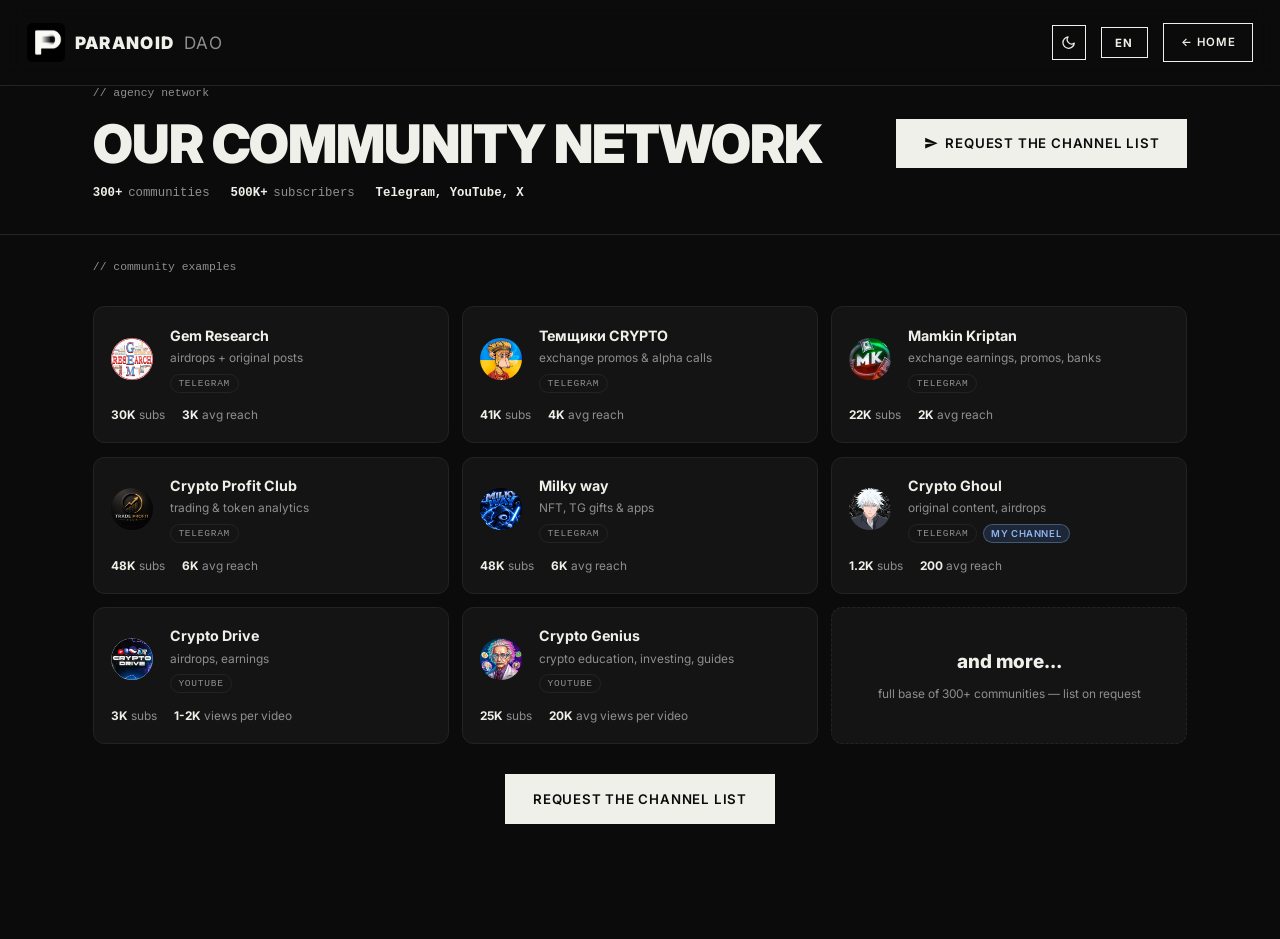
<file: communities/index.html>
<!DOCTYPE html>
<html lang="ru">
<head>
  <meta charset="UTF-8">
  <meta name="viewport" content="width=device-width, initial-scale=1.0">
  <title>Наша сеть — Paranoid DAO</title>
  <meta name="description" content="Комьюнити Paranoid DAO: Telegram, Twitter/X и YouTube каналы крипто и AI тематики, с которыми работает агентство.">
  <meta name="robots" content="noindex">
  <link rel="canonical" href="https://paranoidao.xyz/communities/">
  <link rel="preconnect" href="https://fonts.googleapis.com">
  <link href="https://fonts.googleapis.com/css2?family=Inter:wght@400;500;600;700;800;900&family=Anton&display=swap" rel="stylesheet">
  <link rel="stylesheet" href="../style.css?v=106">
  <link rel="icon" type="image/svg+xml" href="../favicon.svg">
  <link rel="icon" type="image/png" sizes="64x64" href="../favicon.png">
  <link rel="apple-touch-icon" sizes="180x180" href="../apple-touch-icon.png">
</head>
<body>

  <header class="header">
    <div class="container header__inner">
      <a href="../" class="logo"><img src="../paranoid-logo.png" alt="" class="logo__img">PARANOID<span>DAO</span></a>
      <div class="header__actions">
        <button class="theme-toggle" id="themeToggle" type="button" aria-label="Toggle theme">
          <svg class="theme-icon theme-icon--moon" viewBox="0 0 24 24" fill="none" stroke="currentColor" stroke-width="2" stroke-linecap="round" stroke-linejoin="round"><path d="M21 12.79A9 9 0 1 1 11.21 3 7 7 0 0 0 21 12.79Z"/></svg>
          <svg class="theme-icon theme-icon--sun" viewBox="0 0 24 24" fill="none" stroke="currentColor" stroke-width="2" stroke-linecap="round" stroke-linejoin="round"><circle cx="12" cy="12" r="4"/><path d="M12 2v2M12 20v2M4.93 4.93l1.41 1.41M17.66 17.66l1.41 1.41M2 12h2M20 12h2M4.93 19.07l1.41-1.41M17.66 6.34l1.41-1.41"/></svg>
        </button>
        <div class="lang">
          <button class="lang-toggle" id="langToggle" type="button">RU</button>
          <div class="lang-menu" id="langMenu">
            <button type="button" data-lang-opt="ru">RU</button>
            <button type="button" data-lang-opt="en">EN</button>
            <button type="button" data-lang-opt="uk">UA</button>
          </div>
        </div>
        <a href="../" class="btn btn--small btn--ghost" data-i18n="nav.home">← На главную</a>
      </div>
    </div>
  </header>

  <section class="page-hero">
    <div class="container page-hero__inner">
      <div class="page-hero__text">
        <p class="section__label" data-i18n="net.label">// сеть агентства</p>
        <h1 class="page-hero__title" data-i18n="net.title">Наша сеть каналов</h1>
        <div class="page-hero__stats" id="heroStats"></div>
      </div>
      <a href="https://t.me/relapseqq" target="_blank" rel="noopener" class="btn page-hero__cta">
        <svg width="15" height="15" viewBox="0 0 24 24" fill="currentColor"><path d="M2 21l21-9L2 3v7l15 2-15 2z"/></svg>
        <span data-i18n="net.btn">Запросить список каналов</span>
      </a>
    </div>
  </section>

  <section class="section" style="padding-top: 24px; padding-bottom: 72px;">
    <div class="container">
      <p class="section__label" data-i18n="net.gridLabel">// примеры сообществ</p>
      <div class="channels__grid" id="channelsGrid"></div>
      <div style="text-align:center; margin-top: 32px;">
        <a href="https://t.me/relapseqq" target="_blank" rel="noopener" class="btn" data-i18n="net.btn">Запросить список каналов</a>
      </div>
    </div>
  </section>

  <!--
  ЗАГОТОВКА СПИСКА КАНАЛОВ (вернуть когда раздел откроем):

  <div class="channels__group">
    <p class="channels__platform">/ Telegram</p>
    <h3>300+ каналов и чатов</h3>
    <div class="channel-list">
      <a class="channel-row" href="https://t.me/paranoiddao_mirror" target="_blank" rel="noopener">
        <span class="channel-row__name">@paranoiddao_mirror</span>
        <span class="channel-row__niche">наш канал</span>
        <span class="channel-row__subs">—</span>
        <span class="channel-row__arrow">→</span>
      </a>
      ... остальное по аналогии: name / niche / subs / →
    </div>
  </div>

  Формат строки:
  <a class="channel-row" href="ССЫЛКА" target="_blank" rel="noopener">
    <span class="channel-row__name">@handle</span>
    <span class="channel-row__niche">тема</span>
    <span class="channel-row__subs">подписчики</span>
    <span class="channel-row__arrow">→</span>
  </a>
  -->

<script>
  // Тема + язык (общие ключи localStorage с главной страницей).
  const EN = {
    "nav.home": "← Home",
    "net.label": "// agency network",
    "net.title": "Our community network",
    "net.status": "// status",
    "net.soon": "Coming soon.",
    "net.text": "We're compiling and verifying a list of 300+ crypto and AI communities. Telegram, X and YouTube channels will appear here soon.",
    "net.gridLabel": "// community examples",
    "net.btn": "Request the channel list",
    "net.subs": "subs",
    "net.reach": "avg reach",
    "chan1.niche": "airdrops + original posts",
    "chan2.niche": "exchange promos & alpha calls",
    "chan3.name": "Mamkin Kriptan",
    "chan3.niche": "exchange earnings, promos, banks",
    "chan4.niche": "trading & token analytics",
    "chan5.niche": "NFT, TG gifts & apps",
    "chan6.niche": "original content, airdrops",
    "chan7.niche": "airdrops, earnings",
    "chan7.reachLabel": "views per video",
    "chan8.niche": "crypto education, investing, guides",
    "chan8.reachLabel": "avg views per video",
    "chanMore.title": "and more…",
    "chanMore.niche": "full base of 300+ communities — list on request",
    "net.statCommunities": "communities",
    "net.statSubs": "subscribers",
    "net.own": "my channel"
  };

  const UK = {
    "nav.home": "← На головну",
    "net.label": "// мережа агентства",
    "net.title": "Наша мережа каналів",
    "net.status": "// статус",
    "net.soon": "Розділ у розробці.",
    "net.text": "Ми збираємо та перевіряємо список із 300+ крипто- та AI-ком'юніті. Незабаром тут з'являться канали в Telegram, X та YouTube.",
    "net.gridLabel": "// приклади ком'юніті",
    "net.btn": "Запросити список каналів",
    "net.subs": "підписників",
    "net.reach": "сер. охоплення",
    "chan1.niche": "аірдропи + авторські пости",
    "chan2.niche": "промки бірж і темки",
    "chan3.name": "Мамкін Криптан",
    "chan3.niche": "заробіток на біржах, промо, банки",
    "chan4.niche": "трейдинг і аналітика токенів",
    "chan5.niche": "NFT, TG-подарунки та апки",
    "chan6.niche": "авторський контент, дропи",
    "chan7.niche": "аірдропи, заробіток",
    "chan7.reachLabel": "переглядів на відео",
    "chan8.niche": "крипто-навчання, інвестиції, гайди",
    "chan8.reachLabel": "сер. переглядів на відео",
    "chanMore.title": "та інші…",
    "chanMore.niche": "повна база 300+ ком'юніті — список на запит",
    "net.statCommunities": "ком'юніті",
    "net.statSubs": "підписників",
    "net.own": "мій канал"
  };

  const themeToggle = document.getElementById('themeToggle');
  function applyTheme(t) {
    if (t === 'light') document.documentElement.dataset.theme = 'light';
    else delete document.documentElement.dataset.theme;
    try { localStorage.setItem('theme', t); } catch (e) {}
  }
  let savedTheme = 'dark';
  try { savedTheme = localStorage.getItem('theme') || 'dark'; } catch (e) {}
  applyTheme(savedTheme);
  if (themeToggle) {
    themeToggle.addEventListener('click', () => {
      applyTheme(document.documentElement.dataset.theme === 'light' ? 'dark' : 'light');
    });
  }

  // Цифры hero: меняются в одном месте.
  const NET_STATS = [
    { num: '300+', label: 'комьюнити', key: 'net.statCommunities' },
    { num: '500K+', label: 'подписчиков', key: 'net.statSubs' },
    { num: 'Telegram, YouTube, X', label: null, key: null }
  ];
  (function renderHeroStats() {
    const box = document.getElementById('heroStats');
    if (!box) return;
    NET_STATS.forEach(s => {
      const sp = document.createElement('span');
      sp.className = 'ph-stat';
      const b = document.createElement('b');
      b.textContent = s.num;
      sp.appendChild(b);
      if (s.label) {
        const i = document.createElement('i');
        i.textContent = s.label;
        i.setAttribute('data-i18n', s.key);
        sp.appendChild(i);
      }
      box.appendChild(sp);
    });
  })();

  // Каналы сети: карточки рендерятся из массива. Новый канал = одна строка.
  const CHANNELS = [
    { name: 'Gem Research', avatar: '../gem_research.jpg', url: 'https://t.me/GemResearch1',
      niche: 'аирдропы + авторские посты', nicheKey: 'chan1.niche',
      subs: '30K', reach: '3K', platform: 'Telegram' },
    { name: 'Темщики CRYPTO', avatar: '../temchik.jpg', url: 'https://t.me/+uBkKPhFqDSMyZmNi',
      niche: 'промки бирж и темки', nicheKey: 'chan2.niche',
      subs: '41K', reach: '4K', platform: 'Telegram' },
    { name: 'Мамкин Криптан', nameKey: 'chan3.name', avatar: '../mk_crypto.jpg', url: 'https://t.me/Crypto_Cyodaaaa',
      niche: 'заработок на биржах, промо, банки', nicheKey: 'chan3.niche',
      subs: '22K', reach: '2K', platform: 'Telegram' },
    { name: 'Crypto Profit Club', avatar: '../prft_club.jpg', url: 'https://t.me/NikTradingClub',
      niche: 'трейдинг и аналитика токенов', nicheKey: 'chan4.niche',
      subs: '48K', reach: '6K', platform: 'Telegram' },
    { name: 'Milky way', avatar: '../Milky_way.jpg', url: 'https://t.me/milkyway_nft',
      niche: 'NFT, TG-подарки и апки', nicheKey: 'chan5.niche',
      subs: '48K', reach: '6K', platform: 'Telegram' },
    { name: 'Crypto Ghoul', avatar: '../ghoul.jpg', url: 'https://t.me/GhoulsInCrypto', badge: 'net.own',
      niche: 'авторский контент, дропы', nicheKey: 'chan6.niche',
      subs: '1.2K', reach: '200', platform: 'Telegram' },
    { name: 'Crypto Drive', avatar: '../Crypto_drive.jpg', url: 'https://www.youtube.com/@crypto_drive',
      niche: 'аирдропы, заработок', nicheKey: 'chan7.niche',
      subs: '3K', reach: '1-2K', reachLabel: 'просмотров на видео', reachKey: 'chan7.reachLabel', platform: 'YouTube' },
    { name: 'Crypto Genius', avatar: '../genius.jpg', url: 'https://www.youtube.com/@ggenius_o_kripte',
      niche: 'крипто-обучение, инвестиции, гайды', nicheKey: 'chan8.niche',
      subs: '25K', reach: '20K', reachLabel: 'ср. просмотров на видео', reachKey: 'chan8.reachLabel', platform: 'YouTube' },
    { more: true }
  ];
  (function renderChannels() {
    const grid = document.getElementById('channelsGrid');
    if (!grid) return;
    CHANNELS.forEach(c => {
      if (c.more) {
        const tile = document.createElement('div');
        tile.className = 'channel-card channel-card--more';
        const t = document.createElement('span');
        t.className = 'channel-card__more-title';
        t.textContent = 'и другие…';
        t.setAttribute('data-i18n', 'chanMore.title');
        const n = document.createElement('span');
        n.className = 'channel-card__more-niche';
        n.textContent = 'полная база 300+ комьюнити — список по запросу';
        n.setAttribute('data-i18n', 'chanMore.niche');
        tile.append(t, n);
        grid.appendChild(tile);
        return;
      }
      const card = document.createElement('a');
      card.className = 'channel-card';
      card.href = c.url;
      card.target = '_blank';
      card.rel = 'noopener noreferrer';
      const top = document.createElement('div');
      top.className = 'channel-card__top';
      const img = document.createElement('img');
      img.className = 'channel-card__ava';
      img.src = c.avatar; img.alt = c.name; img.loading = 'lazy';
      const info = document.createElement('div');
      const name = document.createElement('span');
      name.className = 'channel-card__name';
      name.textContent = c.name;
      if (c.nameKey) name.setAttribute('data-i18n', c.nameKey);
      const niche = document.createElement('span');
      niche.className = 'channel-card__niche';
      niche.textContent = c.niche;
      niche.setAttribute('data-i18n', c.nicheKey);
      info.append(name, niche);
      const tags = document.createElement('div');
      tags.className = 'channel-card__tags';
      if (c.platform) {
        const plat = document.createElement('span');
        plat.className = 'channel-card__platform';
        plat.textContent = c.platform;
        tags.appendChild(plat);
      }
      if (c.badge) {
        const badge = document.createElement('span');
        badge.className = 'channel-card__badge';
        badge.textContent = 'мой канал';
        badge.setAttribute('data-i18n', c.badge);
        tags.appendChild(badge);
      }
      if (tags.children.length) info.appendChild(tags);
      top.append(img, info);
      const stats = document.createElement('div');
      stats.className = 'channel-card__stats';
      const s1 = document.createElement('span');
      s1.innerHTML = '<b></b> <i data-i18n="net.subs">подписчиков</i>';
      s1.querySelector('b').textContent = c.subs;
      const s2 = document.createElement('span');
      s2.innerHTML = '<b></b> <i></i>';
      s2.querySelector('b').textContent = c.reach;
      const reachLabel = s2.querySelector('i');
      reachLabel.textContent = c.reachLabel || 'ср. охват';
      reachLabel.setAttribute('data-i18n', c.reachKey || 'net.reach');
      stats.append(s1, s2);
      card.append(top, stats);
      grid.appendChild(card);
    });
  })();

  const i18nEls = [...document.querySelectorAll('[data-i18n], [data-i18n-html]')];
  const original = new Map(i18nEls.map(el => {
    const entries = [];
    if (el.hasAttribute('data-i18n')) entries.push(['data-i18n', el.textContent]);
    if (el.hasAttribute('data-i18n-html')) entries.push(['data-i18n-html', el.innerHTML]);
    return [el, entries];
  }));

  const langToggle = document.getElementById('langToggle');
  const langMenu = document.getElementById('langMenu');
  const DICTS = { en: EN, uk: UK };

  function setLang(lang) {
    document.documentElement.lang = lang;
    try { localStorage.setItem('lang', lang); } catch (e) {}
    if (langToggle) langToggle.textContent = { ru: 'RU', en: 'EN', uk: 'UA' }[lang] || lang.toUpperCase();
    if (langMenu) langMenu.querySelectorAll('[data-lang-opt]').forEach(b => {
      b.classList.toggle('active', b.dataset.langOpt === lang);
    });
    for (const [el, entries] of original) {
      for (const [attr, ruText] of entries) {
        const key = el.getAttribute(attr);
        const value = lang === 'ru' ? ruText : (DICTS[lang] && DICTS[lang][key]);
        if (value === undefined) continue;
        if (attr === 'data-i18n') el.textContent = value;
        else el.innerHTML = value;
      }
    }
  }
  let savedLang = null;
  try { savedLang = localStorage.getItem('lang'); } catch (e) {}
  if (!savedLang) {
    const nav = (navigator.language || '').toLowerCase();
    savedLang = nav.startsWith('uk') ? 'uk' : nav.startsWith('ru') ? 'ru' : 'en';
  }
  setLang(savedLang);
  if (langToggle && langMenu) {
    langToggle.addEventListener('click', (e) => {
      e.stopPropagation();
      langMenu.classList.toggle('open');
    });
    langMenu.querySelectorAll('[data-lang-opt]').forEach(btn => {
      btn.addEventListener('click', () => {
        setLang(btn.dataset.langOpt);
        langMenu.classList.remove('open');
      });
    });
    document.addEventListener('click', (e) => {
      if (!e.target.closest('.lang')) langMenu.classList.remove('open');
    });
  }
</script>
<!-- BEGIN PLERDY CODE -->
<script data-plerdy_code='1'>
(function(w,d){
  if(w.__plerdyCode)return;
  w.__plerdyCode=1;
  w._protocol=w.location.protocol=="https:"?"https://":"http://";
  w._site_hash_code="be723dbd2b1b451740b3b72e1d881eaa";
  w._suid=83296;
  var s=d.createElement("script");
  s.async=true;
  s.referrerPolicy="strict-origin-when-cross-origin";
  s.src="https://a.plerdy.com/public/js/click/main.js?v="+Math.random();
  d.head.appendChild(s);
})(window,document);
</script>
<!-- END PLERDY CODE -->
</body>
</html>
</file>
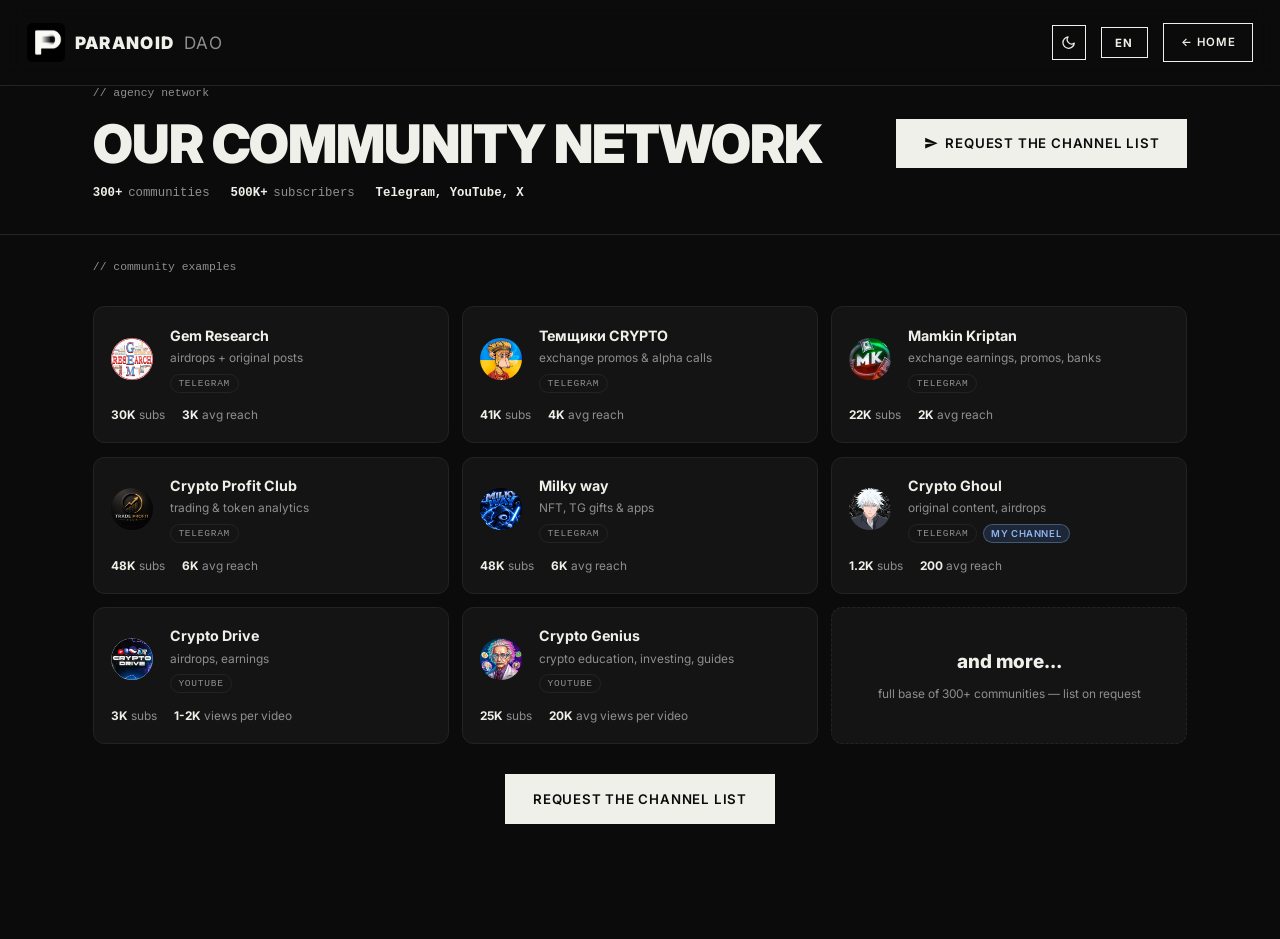
<file: communities.html>
<!DOCTYPE html>
<html lang="ru">
<head>
  <meta charset="UTF-8">
  <meta http-equiv="refresh" content="0; url=/communities/">
  <link rel="canonical" href="https://paranoidao.xyz/communities/">
  <title>Наша сеть — Paranoid DAO</title>
</head>
<body>
  <p><a href="/communities/">Наша сеть →</a></p>
  <script>location.replace('/communities/');</script>
</body>
</html>
</file>
<file: style.css>
:root {
  --bg: #0b0b0b;
  --panel: #141414;
  --panel-hover: #1a1a1a;
  --text: #f0f0ea;
  --text-dim: #b5b5b0;
  --text-soft: #999;
  --muted: #8f8f8f;
  --line: #232323;
  --header-bg: rgba(11, 11, 11, 0.82);
  --invert-bg: #000;
  --thumb-a: #171717;
  --thumb-b: #1c1c1c;
  --thumb-label: rgba(255,255,255,0.04);
  --planet-bg: #e6e6e0;
  --planet-ring: rgba(240,240,234,0.4);
  --particle-rgb: 255,255,255;
  --text-hi: #ffffff;
  --header-h: clamp(72px, 7vw, 104px);
}

html[data-theme="light"] {
  --bg: #f5f5f0;
  --panel: #ffffff;
  --panel-hover: #efeee8;
  --text: #161615;
  --text-dim: #3f3f3b;
  --text-soft: #5c5c57;
  --muted: #7d7d74;
  --line: #b5b3a6;
  --header-bg: rgba(245,245,240,0.85);
  --invert-bg: #ffffff;
  --thumb-a: #ecebe6;
  --thumb-b: #e3e2da;
  --thumb-label: rgba(0,0,0,0.05);
  --planet-bg: #1e1e1c;
  --planet-ring: rgba(20,20,18,0.4);
  --particle-rgb: 15,15,15;
  --text-hi: #111111;
}

* { margin: 0; padding: 0; box-sizing: border-box; }

html { scroll-behavior: smooth; overflow-x: clip; }

body {
  zoom: 0.95;
  overflow-x: clip;
  background: var(--bg);
  color: var(--text);
  font-family: "Inter", "Segoe UI", Arial, sans-serif;
  line-height: 1.6;
  -webkit-font-smoothing: antialiased;
}

.container {
  max-width: 1200px;
  margin: 0 auto;
  padding: 0 24px;
}

/* ---------- Header ---------- */
.header {
  position: fixed;
  top: 0; left: 0; right: 0;
  z-index: 100;
  background: var(--header-bg);
  -webkit-backdrop-filter: blur(12px);
  backdrop-filter: blur(12px);
  border-bottom: 1px solid var(--line);
}
.header__inner {
  display: flex;
  align-items: center;
  justify-content: space-between;
  height: var(--header-h);
  max-width: none;
  margin: 0;
  padding: 0 28px;
  position: relative;
}
.nav {
  position: absolute;
  left: 50%;
  transform: translateX(-50%);
}
.header__actions {
  display: flex;
  align-items: center;
  gap: 16px;
}
.lang-toggle {
  background: transparent;
  border: 1px solid var(--text);
  color: var(--text);
  font-family: inherit;
  font-size: 12px;
  font-weight: 700;
  letter-spacing: 0.1em;
  padding: 8px 14px;
  cursor: pointer;
  transition: all .25s ease;
}
.lang-toggle:hover {
  background: var(--text);
  color: var(--bg);
}
.lang { position: relative; }
.lang-menu {
  position: absolute;
  top: calc(100% + 8px);
  right: 0;
  min-width: 72px;
  display: none;
  flex-direction: column;
  border: 1px solid var(--line);
  background: var(--bg);
  z-index: 200;
}
.lang-menu.open { display: flex; }
.lang-menu button {
  background: transparent;
  border: 0;
  border-bottom: 1px solid var(--line);
  color: var(--text);
  font-family: inherit;
  font-size: 12px;
  font-weight: 700;
  letter-spacing: 0.1em;
  padding: 9px 14px;
  cursor: pointer;
  text-align: left;
}
.lang-menu button:last-child { border-bottom: 0; }
.lang-menu button:hover { background: var(--text); color: var(--bg); }
.lang-menu button.active { color: var(--muted); }
.theme-toggle {
  display: flex;
  align-items: center;
  justify-content: center;
  width: 36px;
  height: 36px;
  background: transparent;
  border: 1px solid var(--text);
  color: var(--text);
  cursor: pointer;
  transition: all .25s ease;
}
.theme-toggle:hover {
  background: var(--text);
  color: var(--bg);
}
.theme-toggle svg { width: 16px; height: 16px; }
.theme-icon--sun { display: none; }
html[data-theme="light"] .theme-icon--moon { display: none; }
html[data-theme="light"] .theme-icon--sun { display: block; }
.logo {
  display: flex;
  align-items: center;
  gap: 10px;
  font-weight: 900;
  font-size: 18px;
  letter-spacing: 0.08em;
  color: var(--text);
  text-decoration: none;
}
.logo__img { height: calc((var(--header-h) - 16px) * 0.55); width: auto; display: block; }
.logo span { color: var(--muted); font-weight: 400; }
.nav { display: flex; gap: 28px; }
.nav a {
  color: var(--text-hi);
  text-decoration: none;
  font-size: 14px;
  font-weight: 500;
  letter-spacing: 0.04em;
  position: relative;
}
.nav a::after {
  content: "";
  position: absolute;
  left: 0; bottom: -4px;
  width: 0; height: 1px;
  background: var(--text);
  transition: width .25s ease;
}
.nav a:hover::after { width: 100%; }

/* ---------- Burger menu (mobile) ---------- */
.burger {
  display: none;
  flex-direction: column;
  justify-content: center;
  gap: 5px;
  width: 36px;
  height: 36px;
  background: transparent;
  border: 1px solid var(--text);
  padding: 8px 9px;
  cursor: pointer;
}
.burger span {
  display: block;
  height: 2px;
  background: var(--text);
  transition: transform .25s ease, opacity .2s ease;
}
.burger.is-open span:nth-child(1) { transform: translateY(7px) rotate(45deg); }
.burger.is-open span:nth-child(2) { opacity: 0; }
.burger.is-open span:nth-child(3) { transform: translateY(-7px) rotate(-45deg); }

/* ---------- Buttons ---------- */
.btn {
  display: inline-block;
  padding: 14px 28px;
  border: 1px solid var(--text);
  background: var(--text);
  color: var(--bg);
  font-size: 14px;
  font-weight: 600;
  letter-spacing: 0.06em;
  text-transform: uppercase;
  text-decoration: none;
  transition: all .25s ease;
  cursor: pointer;
}
.btn:hover { background: transparent; color: var(--text); }
.btn--ghost { background: transparent; color: var(--text); }
.btn--ghost:hover { background: var(--text); color: var(--bg); }
.btn--small { padding: 10px 18px; font-size: 12px; }

/* ---------- Hero ---------- */
.hero {
  position: relative;
  overflow: hidden;
  min-height: 100vh;
  display: flex;
  flex-direction: column;
  justify-content: center;
  padding: 120px 0 0;
  border-bottom: 1px solid var(--line);
}
.hero__canvas {
  position: absolute;
  inset: 0;
  z-index: 0;
  pointer-events: none;
}
.hero > .container { position: relative; z-index: 1; }
.hero__label {
  font-family: "Courier New", monospace;
  font-size: 14px;
  color: var(--muted);
  margin-bottom: 24px;
}
.hero__title {
  font-size: clamp(48px, 9vw, 112px);
  font-weight: 900;
  line-height: 0.95;
  letter-spacing: -0.02em;
  text-transform: uppercase;
  margin-bottom: 32px;
}
.hero__text {
  max-width: 560px;
  font-size: 17px;
  color: var(--text-dim);
  margin-bottom: 40px;
}
.hero__actions { display: flex; gap: 16px; flex-wrap: wrap; margin-bottom: 64px; }
.hero__stats {
  display: flex;
  flex-wrap: wrap;
  gap: 24px 48px;
  border-top: 1px solid var(--line);
  padding: 32px 24px 0;
  max-width: 1200px;
  margin: 0 auto;
  width: 100%;
}
.stat {
  display: flex;
  flex-direction: column;
  color: var(--text);
  text-decoration: none;
}
.stat__num {
  font-size: 40px;
  font-weight: 900;
  letter-spacing: -0.02em;
}
.stat__label {
  font-size: 12px;
  text-transform: uppercase;
  letter-spacing: 0.1em;
  color: var(--muted);
}
.hero__orbits { display: none; }
.hero__marquee {
  position: relative;
  z-index: 1;
  margin-top: auto;
  border-top: 1px solid var(--line);
  padding: 18px 0;
  overflow: hidden;
}

/* Плавающая статистика возле заголовка (десктоп) */
@keyframes floaty {
  0%, 100% { translate: 0 0; }
  50% { translate: 0 -8px; }
}
@media (min-width: 1200px) {
  .hero {
    display: grid;
    grid-template-columns: minmax(0, 1.05fr) minmax(0, 0.95fr);
    grid-template-rows: 1fr auto;
    align-items: center;
  }
  .hero__marquee { grid-column: 1 / -1; }

  .hero__stats {
    position: relative;
    display: block;
    width: min(560px, 100%);
    aspect-ratio: 1;
    max-width: none;
    margin: 0;
    padding: 0;
    border-top: 0;
    justify-self: center;
  }
  .hero__orbits {
    display: block;
    position: absolute;
    inset: 0;
    width: 100%;
    height: 100%;
    pointer-events: none;
  }
  .hero__orbits ellipse {
    fill: none;
    stroke: var(--muted);
    stroke-width: 0.3;
    stroke-dasharray: 1.6 2.6;
    opacity: 0.5;
  }
  .stat {
    position: absolute;
    left: 50%;
    top: 50%;
    transform: translate(-50%, -50%);
    color: var(--text);
    text-decoration: none;
    border: 1px solid var(--line);
    background: rgba(20, 20, 20, 0.8);
    padding: 10px 14px;
    animation: floaty 7s ease-in-out infinite;
    transition: transform .18s ease-out, border-color .25s ease;
  }
  .stat .stat__num { font-size: 30px; }
  .stat .stat__label { font-size: 11px; }
  .stat:hover { border-color: var(--muted); }
  html[data-theme="light"] .stat {
    background: rgba(255, 255, 255, 0.85);
  }
  .stat:nth-child(1) { left: 50%; top: 6%; animation-delay: 0s; }
  .stat:nth-child(2) { left: 86%; top: 27%; animation-delay: 1.2s; }
  .stat:nth-child(3) { left: 86%; top: 71%; animation-delay: 2.4s; }
  .stat:nth-child(4) { left: 50%; top: 92%; animation-delay: 3.6s; }
  .stat:nth-child(5) { left: 14%; top: 71%; animation-delay: 4.8s; }
  .stat:nth-child(6) { left: 14%; top: 27%; animation-delay: 6s; }
}
.marquee__track {
  display: flex;
  width: max-content;
  white-space: nowrap;
  animation: marquee 50s linear infinite;
  font-size: 13px;
  font-weight: 700;
  letter-spacing: 0.15em;
  text-transform: uppercase;
  color: var(--muted);
}
.marquee__track span { flex: 0 0 auto; }
.hero__marquee:hover .marquee__track { animation-play-state: paused; }
@keyframes marquee {
  from { transform: translateX(0); }
  to { transform: translateX(-50%); }
}

/* ---------- Sections ---------- */
section[id] { scroll-margin-top: 120px; }
.section {
  position: relative;
  padding: 120px 0;
  content-visibility: auto;
  contain-intrinsic-size: auto 900px;
  transform-origin: 50% 100%;
}
.section > .container { position: relative; z-index: 1; }

/* Гигантская фоновая типографика */
.section__ghost {
  position: absolute;
  top: 50%;
  transform: translateY(-50%);
  font-size: clamp(90px, 15vw, 210px);
  font-weight: 900;
  letter-spacing: -0.02em;
  text-transform: uppercase;
  white-space: nowrap;
  color: var(--text);
  opacity: 0.045;
  pointer-events: none;
  user-select: none;
  z-index: 0;
}
.section__ghost--right { right: -1%; }
.section__ghost--left { left: -1%; }

/* Карта сообществ в «О нас» */
.about__canvas {
  position: absolute;
  inset: 0;
  z-index: 0;
  pointer-events: none;
}

/* ---------- Planet decoration ---------- */
.planet {
  position: absolute;
  right: -70px;
  top: 50%;
  width: 414px;
  height: 414px;
  transform: translateY(-50%);
  pointer-events: none;
  z-index: 0;
}
.planet__orb {
  position: absolute;
  inset: 50px;
  border-radius: 50%;
  background: var(--planet-bg);
  overflow: hidden;
  border: 1px solid var(--planet-ring);
  box-shadow: 0 0 80px rgba(255,255,255,0.06);
}
.planet__spin {
  position: absolute;
  inset: 0;
  border-radius: 50%;
  background:
    radial-gradient(ellipse 60% 18% at 50% 22%, rgba(0,0,0,0.10), transparent 70%),
    radial-gradient(ellipse 60% 18% at 50% 78%, rgba(0,0,0,0.10), transparent 70%),
    radial-gradient(circle at 32% 34%, rgba(0,0,0,0.30) 0 15%, transparent 16%),
    radial-gradient(circle at 63% 58%, rgba(0,0,0,0.26) 0 12%, transparent 13%),
    radial-gradient(circle at 47% 74%, rgba(0,0,0,0.24) 0 10%, transparent 11%),
    radial-gradient(circle at 71% 24%, rgba(0,0,0,0.18) 0 8%, transparent 9%),
    radial-gradient(circle at 21% 63%, rgba(0,0,0,0.20) 0 9%, transparent 10%),
    radial-gradient(circle at 55% 42%, rgba(0,0,0,0.14) 0 7%, transparent 8%),
    linear-gradient(180deg, rgba(255,255,255,0.55), rgba(0,0,0,0.10));
  will-change: transform;
}
.planet__ring {
  position: absolute;
  left: 50%;
  top: 50%;
  width: 390px;
  height: 135px;
  transform: translate(-50%, -50%) rotate(-18deg);
  border: 4px solid var(--planet-ring);
  border-radius: 50%;
}
html[data-theme="light"] .planet__spin {
  background:
    radial-gradient(ellipse 60% 18% at 50% 22%, rgba(255,255,255,0.08), transparent 70%),
    radial-gradient(ellipse 60% 18% at 50% 78%, rgba(255,255,255,0.08), transparent 70%),
    radial-gradient(circle at 32% 34%, rgba(255,255,255,0.20) 0 15%, transparent 16%),
    radial-gradient(circle at 63% 58%, rgba(255,255,255,0.18) 0 12%, transparent 13%),
    radial-gradient(circle at 47% 74%, rgba(255,255,255,0.16) 0 10%, transparent 11%),
    radial-gradient(circle at 71% 24%, rgba(255,255,255,0.12) 0 8%, transparent 9%),
    radial-gradient(circle at 21% 63%, rgba(255,255,255,0.14) 0 9%, transparent 10%),
    radial-gradient(circle at 55% 42%, rgba(255,255,255,0.10) 0 7%, transparent 8%),
    linear-gradient(180deg, rgba(255,255,255,0.30), rgba(0,0,0,0.20));
}
@media (max-width: 1100px) {
  .planet { right: -140px; }
}
@media (max-width: 900px) {
  .planet { display: none; }
}
.section--invert {
  background: var(--invert-bg);
  border-top: 1px solid var(--line);
  border-bottom: 1px solid var(--line);
}
.section__label {
  font-family: "Courier New", monospace;
  font-size: 12px;
  color: var(--muted);
  margin-bottom: 16px;
}
.section__title {
  font-size: clamp(36px, 5.5vw, 64px);
  font-weight: 900;
  line-height: 1.02;
  text-transform: uppercase;
  letter-spacing: -0.02em;
  margin-bottom: 56px;
}

/* Мягкая тень снизу заголовков: светлый верх, чуть темнее низ */
.hero__title,
.section__title,
.service h3,
.dao__item h3 {
  text-shadow: 0 2px 0 rgba(0,0,0,0.3), 0 14px 34px rgba(0,0,0,0.16);
}

/* ---------- About ---------- */
.about__grid {
  display: grid;
  grid-template-columns: 1fr 1fr;
  gap: 48px;
}
.about__grid p { font-size: 17px; color: var(--text-dim); }
.about__netlink-wrap { margin-top: 28px; }
.about__netlink {
  font-size: 15px;
  font-weight: 600;
  color: var(--text);
  text-decoration: none;
  border-bottom: 1px solid var(--muted);
  padding-bottom: 2px;
  transition: border-color .2s;
}
.about__netlink:hover { border-bottom-color: var(--text); }

/* ---------- Services ---------- */
.services__grid {
  display: grid;
  grid-template-columns: repeat(4, 1fr);
  gap: 1px;
  background: var(--line);
  border: 1px solid var(--line);
}
.service {
  background: var(--panel);
  padding: 40px 32px;
  transition: background .3s ease;
}
.service:hover { background: var(--panel-hover); }
.service__num {
  font-family: "Courier New", monospace;
  font-size: 13px;
  color: var(--muted);
}
.service h3 {
  font-size: 22px;
  font-weight: 800;
  text-transform: uppercase;
  letter-spacing: 0.02em;
  margin: 16px 0 12px;
}
.service p { font-size: 15px; color: var(--text-soft); }

/* Кейсы: bento-сетка, все цифры видны сразу */
.cases__bento {
  display: grid;
  grid-template-columns: 1fr 1fr;
  gap: 12px;
}
.bento {
  --glow-alpha: 35%;
  position: relative;
  background: #101010;
  border: 1px solid rgba(255,255,255,.12);
  border-radius: 12px;
  padding: 20px;
  overflow: hidden;
}
.bento__glow {
  position: absolute;
  inset: 0;
  z-index: 0;
  background: radial-gradient(65% 65% at 20% 20%,
    color-mix(in srgb, var(--glow, #888) var(--glow-alpha), transparent),
    transparent 72%);
  pointer-events: none;
}
.bento > *:not(.bento__glow) { position: relative; z-index: 1; }
.bento__num {
  display: block;
  font-size: clamp(32px, 3.4vw, 42px);
  font-weight: 700;
  color: #fff;
  line-height: 1.05;
}
.bento__sub { font-size: 12.5px; color: #9a9a94; }
.bento--total {
  grid-column: 1 / -1;
  display: flex;
  justify-content: space-between;
  align-items: center;
  gap: 16px;
  flex-wrap: wrap;
}
.bento__side--right { text-align: right; }
.bento__head { display: flex; align-items: center; gap: 10px; margin-bottom: 14px; }
.bento__head img {
  width: 30px;
  height: 30px;
  border-radius: 50%;
  object-fit: cover;
  flex: 0 0 auto;
}
.bento__mono {
  width: 30px;
  height: 30px;
  border-radius: 50%;
  flex: 0 0 auto;
  display: flex;
  align-items: center;
  justify-content: center;
  font-size: 11px;
  font-weight: 800;
  color: #fff;
  background: rgba(255,255,255,.12);
  border: 1px solid rgba(255,255,255,.18);
}
.bento__name { font-size: 15.5px; font-weight: 700; color: #fff; text-decoration: none; }
.bento__name:hover { text-decoration: underline; }
.bento__users { margin: 10px 0 14px; }
.bento__foot {
  border-top: 1px solid rgba(255,255,255,.12);
  padding-top: 12px;
  display: flex;
  flex-direction: column;
  gap: 4px;
}
.bento__stats { font-size: 13px; font-weight: 600; color: #e8e8e4; }
.bento__note { font-size: 12.5px; color: #9a9a94; }
html[data-theme="light"] .bento { background: #fff; border-color: rgba(0,0,0,.12); --glow-alpha: 20%; }
html[data-theme="light"] .bento__num,
html[data-theme="light"] .bento__name { color: #0a0a0a; }
html[data-theme="light"] .bento__sub,
html[data-theme="light"] .bento__note { color: #6a6a64; }
html[data-theme="light"] .bento__stats { color: #1a1a1a; }
html[data-theme="light"] .bento__mono {
  background: rgba(0,0,0,.06);
  border-color: rgba(0,0,0,.14);
  color: #0a0a0a;
}
html[data-theme="light"] .bento__foot { border-top-color: rgba(0,0,0,.12); }

@media (max-width: 640px) {
  .cases__bento { grid-template-columns: 1fr; }
  .bento--total { flex-direction: column; align-items: flex-start; gap: 12px; }
  .bento__side--right { text-align: left; }
  .bento__num { font-size: 34px; }
}

.cases__marquee {
  display: none;
  max-width: 640px;
  margin: 40px auto 20px;
  overflow: hidden;
  -webkit-mask-image: linear-gradient(90deg, transparent, #000 8%, #000 92%, transparent);
  mask-image: linear-gradient(90deg, transparent, #000 8%, #000 92%, transparent);
}
.cases__track {
  display: flex;
  gap: 14px;
  width: max-content;
  animation: marquee 36s linear infinite;
}
.cases__marquee:hover .cases__track { animation-play-state: paused; }
.case-chip {
  display: flex;
  align-items: center;
  gap: 12px;
  padding: 8px 18px 8px 8px;
  border: 1px solid var(--line);
  border-radius: 999px;
  background: var(--panel);
  text-decoration: none;
  color: var(--text);
  flex: 0 0 auto;
  transition: border-color .25s, transform .25s;
}
.case-chip:hover { border-color: var(--text-dim); transform: translateY(-2px); }
.case-chip img {
  width: 34px;
  height: 34px;
  border-radius: 50%;
  object-fit: cover;
  flex: 0 0 auto;
}
.case-chip__name { font-weight: 700; font-size: 14px; letter-spacing: 0.02em; }

.cases__note {
  margin: 20px auto 0;
  max-width: 720px;
  font-family: "Courier New", monospace;
  font-size: 13px;
  color: var(--text-dim);
  text-align: center;
}

/* ---------- Pilot block ---------- */
.pilot { text-align: center; }
.pilot__text {
  max-width: 560px;
  margin: 0 auto 36px;
  font-size: 17px;
  color: var(--text-dim);
}

/* ---------- Process ---------- */
.dao__grid {
  display: grid;
  grid-template-columns: repeat(4, 1fr);
  gap: 1px;
  background: var(--line);
  border: 1px solid var(--line);
  margin-bottom: 48px;
}
.dao__item {
  background: var(--panel);
  padding: 32px 24px;
}
.dao__item h3 {
  font-size: 14px;
  font-weight: 700;
  text-transform: uppercase;
  letter-spacing: 0.06em;
  margin-bottom: 12px;
}
.dao__item p { font-size: 14px; color: var(--text-soft); }

/* В светлой теме карточки должны читаться на кремовом фоне */
html[data-theme="light"] .service,
html[data-theme="light"] .dao__item {
  box-shadow: 0 1px 2px rgba(20,20,16,0.06), 0 8px 24px rgba(20,20,16,0.05);
}
html[data-theme="light"] .service:hover {
  box-shadow: 0 2px 4px rgba(20,20,16,0.08), 0 12px 32px rgba(20,20,16,0.08);
}

/* ---------- Contact ---------- */
.contact { text-align: center; padding-bottom: 12px; }
.contact__text {
  max-width: 560px;
  margin: 0 auto 40px;
  font-size: 17px;
  color: var(--text-dim);
}
.contact__links {
  display: flex;
  gap: 16px;
  justify-content: center;
  flex-wrap: wrap;
  margin-bottom: 24px;
}
.contact__foot {
  font-family: "Courier New", monospace;
  font-size: 14px;
  font-weight: 700;
  letter-spacing: 0.08em;
  color: var(--text-hi);
  border-top: 1px solid var(--line);
  padding-top: 56px;
}

/* ---------- Custom cursor ---------- */
@media (hover: hover) and (pointer: fine) {
  body {
    cursor: url("data:image/svg+xml,%3Csvg xmlns='http://www.w3.org/2000/svg' width='24' height='24' viewBox='0 0 24 24'%3E%3Cpath d='M6 2.5 20 12l-6.2 1.6L11.5 20 6 2.5z' fill='white' stroke='black' stroke-width='1.6'/%3E%3C/svg%3E") 6 2, auto;
  }
  a, button, .channel-row {
    cursor: url("data:image/svg+xml,%3Csvg xmlns='http://www.w3.org/2000/svg' width='28' height='28' viewBox='0 0 24 24'%3E%3Cpath d='M6 2.5 20 12l-6.2 1.6L11.5 20 6 2.5z' fill='white' stroke='black' stroke-width='1.6'/%3E%3C/svg%3E") 7 3, pointer;
  }
}

/* ---------- Communities page ---------- */
.page-hero {
  padding: 88px 0 32px;
  border-bottom: 1px solid var(--line);
  text-align: left;
}
.page-hero .container { max-width: 1200px; margin: 0 auto; padding: 0 24px; }
.page-hero__inner {
  display: flex;
  align-items: center;
  justify-content: space-between;
  gap: 32px;
  flex-wrap: wrap;
}
.page-hero__title {
  font-size: clamp(32px, 5vw, 56px);
  font-weight: 900;
  line-height: 1;
  text-transform: uppercase;
  letter-spacing: -0.02em;
}
.page-hero__stats {
  display: flex;
  gap: 22px;
  flex-wrap: wrap;
  margin-top: 14px;
  font-family: "Courier New", monospace;
  font-size: 13px;
  color: var(--muted);
}
.ph-stat b { color: var(--text); font-weight: 700; margin-right: 6px; }
.ph-stat i { font-style: normal; }
.page-hero__cta {
  flex: 0 0 auto;
  display: inline-flex;
  align-items: center;
  gap: 8px;
  white-space: nowrap;
}
.channels__group {
  border: 1px solid var(--line);
  background: var(--panel);
  padding: 40px 36px 12px;
  margin-bottom: 48px;
}
.channels__group:last-of-type { margin-bottom: 0; }
.channels__platform {
  font-family: "Courier New", monospace;
  font-size: 13px;
  color: var(--muted);
  letter-spacing: 0.12em;
  text-transform: uppercase;
  margin-bottom: 8px;
}
.channels__group h3 {
  font-size: clamp(24px, 3vw, 36px);
  font-weight: 800;
  text-transform: uppercase;
  margin-bottom: 28px;
}
.channel-list { border-top: 1px solid var(--line); }
.channel-row {
  display: flex;
  align-items: center;
  gap: 24px;
  padding: 20px 8px;
  border-bottom: 1px solid var(--line);
  text-decoration: none;
  color: var(--text);
  transition: background .2s ease, padding-left .2s ease;
}
.channel-row:hover {
  background: var(--panel);
  padding-left: 16px;
}
.channel-row__name {
  font-weight: 700;
  font-size: 16px;
  min-width: 200px;
}
.channel-row__niche {
  flex: 1;
  font-size: 14px;
  color: var(--text-soft);
}
.channel-row__subs {
  font-family: "Courier New", monospace;
  font-size: 12px;
  color: var(--muted);
  white-space: nowrap;
}
.channel-row__arrow {
  color: var(--muted);
  font-size: 18px;
  transition: transform .2s ease, color .2s ease;
}
.channel-row:hover .channel-row__arrow {
  transform: translateX(4px);
  color: var(--text);
}
.channels__more {
  margin-top: 32px;
  font-family: "Courier New", monospace;
  font-size: 14px;
  color: var(--muted);
  text-align: center;
}
.channels__more a { color: var(--text); }

/* ---------- Responsive ---------- */
@media (max-width: 900px) {
  .header__inner { padding: 0 14px; }
  .page-hero .container { padding: 0 24px; }
  .header__actions { gap: 8px; }
  .burger { width: 32px; height: 32px; padding: 7px 8px; }
  .theme-toggle { width: 32px; height: 32px; }
  .lang-toggle { padding: 6px 10px; font-size: 11px; }
  .burger { display: flex; }
  .nav {
    display: none;
    position: absolute;
    top: var(--header-h);
    left: 0;
    right: 0;
    transform: none;
    flex-direction: column;
    align-items: flex-start;
    gap: 20px;
    padding: 20px 28px 28px;
    background: var(--header-bg);
    backdrop-filter: blur(12px);
    border-bottom: 1px solid var(--line);
  }
  .nav.nav--open { display: flex; }
  .header__actions .btn { display: none; }
  .about__grid { grid-template-columns: 1fr; }
  .services__grid { grid-template-columns: 1fr 1fr; }
  .dao__grid { grid-template-columns: 1fr 1fr; }
  .hero__stats { flex-wrap: wrap; gap: 32px; }
  .section { padding: 80px 0; }
  .channel-row { flex-wrap: wrap; gap: 8px 16px; }
  .channel-row__name { min-width: 0; }
  .channel-row__niche { flex-basis: 100%; order: 3; }
}
@media (max-width: 560px) {
  .services__grid { grid-template-columns: 1fr; }
  .dao__grid { grid-template-columns: 1fr; }
}
/* ---------- Scroll reveal ---------- */
.reveal {
  opacity: 0;
  transform: translateY(26px);
  transition: opacity .7s cubic-bezier(.22,.61,.36,1), transform .7s cubic-bezier(.22,.61,.36,1);
  transition-delay: var(--reveal-delay, 0ms);
}
.reveal.is-in { opacity: 1; transform: none; }
@media (prefers-reduced-motion: reduce) {
  .reveal { opacity: 1; transform: none; transition: none; }
}

/* ---------- Communities: channel cards ---------- */
.channels__grid {
  display: grid;
  grid-template-columns: repeat(auto-fill, minmax(280px, 1fr));
  gap: 14px;
  margin-top: 32px;
}
.channel-card {
  display: flex;
  flex-direction: column;
  gap: 14px;
  padding: 18px;
  border: 1px solid var(--line);
  border-radius: 12px;
  background: var(--panel);
  text-decoration: none;
  color: var(--text);
  transition: border-color .2s, transform .2s;
}
.channel-card:hover { border-color: var(--text-dim); transform: translateY(-2px); }
.channel-card__top { display: flex; align-items: center; gap: 18px; }
.channel-card__ava {
  width: 44px;
  height: 44px;
  border-radius: 50%;
  object-fit: cover;
  flex: 0 0 auto;
}
.channel-card__name { display: block; font-weight: 700; font-size: 15px; }
.channel-card__niche { display: block; font-size: 12.5px; color: var(--muted); margin-top: 2px; }
.channel-card__tags {
  display: flex;
  gap: 6px;
  align-items: center;
  flex-wrap: wrap;
  margin-top: 6px;
}
.channel-card__platform {
  display: inline-flex;
  align-items: center;
  font-family: "Courier New", monospace;
  font-size: 10px;
  letter-spacing: 0.08em;
  text-transform: uppercase;
  color: var(--muted);
  border: 1px solid var(--line);
  border-radius: 999px;
  padding: 2px 8px;
  line-height: 1.4;
}
.channel-card__badge {
  position: static;
  top: auto;
  left: auto;
  right: auto;
  bottom: auto;
  transform: none;
  margin: 0;
  display: inline-flex;
  align-items: center;
  padding: 2px 8px;
  border-radius: 999px;
  font-size: 10px;
  letter-spacing: .06em;
  text-transform: uppercase;
  font-weight: 600;
  line-height: 1.4;
  background: rgba(58,95,159,.25);
  color: #8fb4f0;
  border: 1px solid rgba(143,180,240,.35);
}
html[data-theme="light"] .channel-card__badge {
  background: #e3ecfb;
  color: #1f4f9f;
  border-color: rgba(31,79,159,.3);
}
.channel-card__stats {
  display: flex;
  gap: 18px;
  font-size: 12.5px;
  color: var(--muted);
}
.channel-card__stats b { color: var(--text); font-weight: 700; }
.channel-card__stats i { font-style: normal; }
.channel-card--more {
  align-items: center;
  justify-content: center;
  text-align: center;
  gap: 8px;
  border-style: dashed;
  cursor: default;
}
.channel-card--more:hover { transform: none; border-color: var(--line); }
.channel-card__more-title { font-size: 20px; font-weight: 800; color: var(--text); }
.channel-card__more-niche { font-size: 12.5px; color: var(--muted); }
.channels__note {
  margin-top: 44px;
  text-align: center;
  font-family: "Courier New", monospace;
  font-size: 13px;
  color: var(--text-dim);
}
@media (max-width: 640px) {
  .channels__grid { grid-template-columns: 1fr; }
  .channel-card { padding: 12px; }
  .page-hero__inner { flex-direction: column; align-items: flex-start; }
  .page-hero__cta { width: 100%; justify-content: center; }
}
</file>
